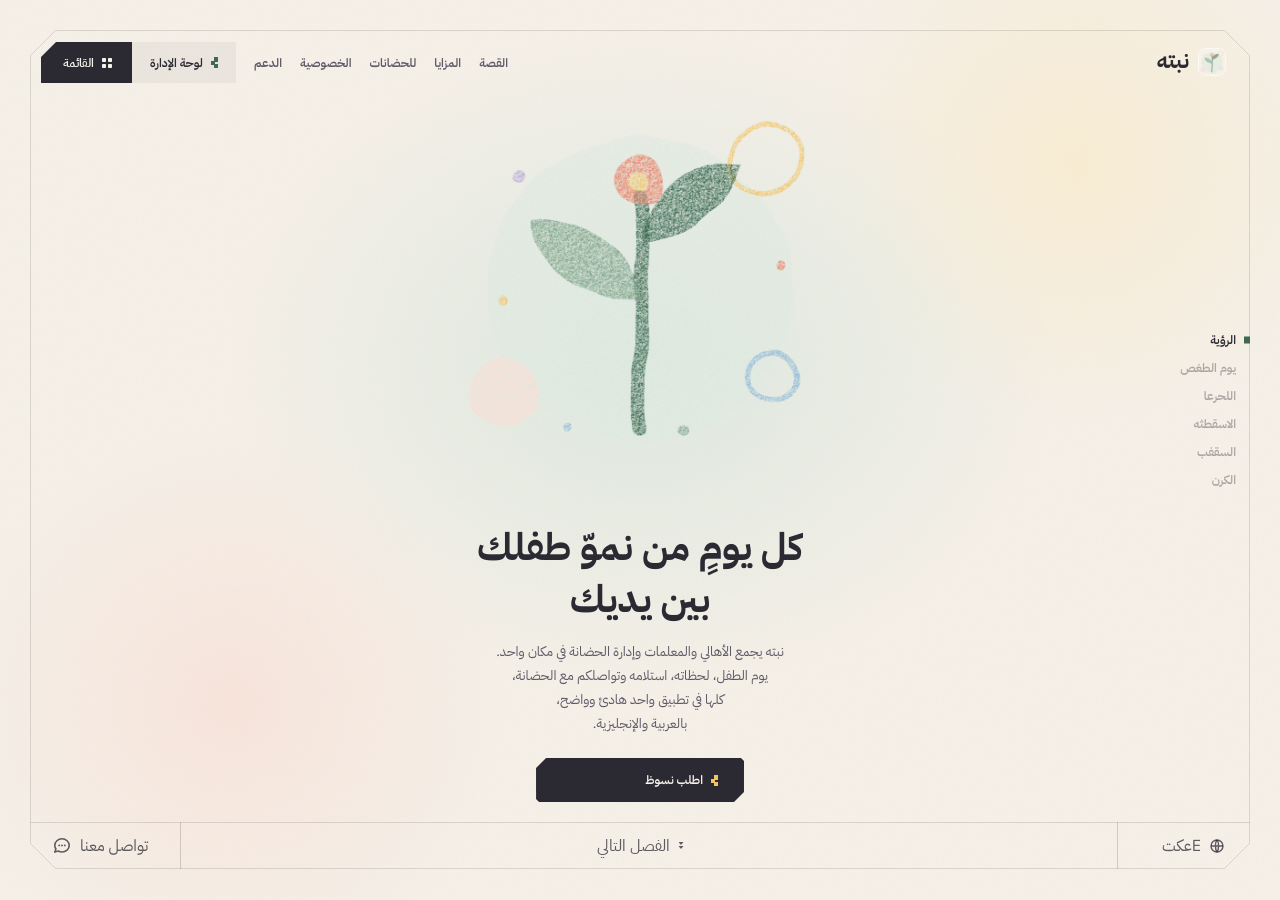
<file: index.html>
<!DOCTYPE html>
<html lang="ar" dir="rtl">
<head>
<meta charset="utf-8">
<meta name="viewport" content="width=device-width, initial-scale=1, viewport-fit=cover">
<title>نبته — كل يومٍ من نموّ طفلك… بين يديك</title>
<script>if(!matchMedia("(prefers-reduced-motion: reduce)").matches){document.documentElement.className="anim";setTimeout(function(){document.documentElement.classList.remove("anim")},3200);}</script>
<meta name="description" content="نبته يجمع الأهالي والمعلمات وإدارة الحضانة في مكان واحد: يوم الطفل، اللحظات، الاستلام والتواصل.">
<link rel="icon" href="assets/img/icon.png">
<style>
/* ---------- self-hosted faces (IBM Plex Sans Arabic, OFL — the app's own typeface) ---------- */
@font-face{font-family:'Plex';src:url(assets/fonts/plex-regular.ttf) format('truetype');font-weight:400;font-display:block}
@font-face{font-family:'Plex';src:url(assets/fonts/plex-medium.ttf) format('truetype');font-weight:500;font-display:block}
@font-face{font-family:'Plex';src:url(assets/fonts/plex-semibold.ttf) format('truetype');font-weight:600;font-display:block}
@font-face{font-family:'Plex';src:url(assets/fonts/plex-bold.ttf) format('truetype');font-weight:700;font-display:block}

/* ---------- reference unit: one pixel of the 1280x800 canvas, scaled to the viewport ---------- */
:root{
  --u: clamp(0.68px, min(100vw / 1280, 100vh / 800), 1.72px);
  --t: var(--u);
  --u: clamp(0.68px, min(100vw / 1280, 100dvh / 800), 1.72px);
  /* Nabtah tokens */
  --sand:#F6F1E9; --sand2:#EFE7DA; --paper:#FFFDF9; --ink:#2B2A33; --ink2:#5E5A68;
  --sage:#7FA38A; --sageD:#3F6A52; --sageL:#DDE9E0; --coral:#E9826B; --sun:#F2C265; --sky:#8FB8D8;
  --line: rgba(43,42,51,.14);
  --hair: max(1px, calc(1 * var(--u)));
  --nudge: 0px;
  --e-mask: cubic-bezier(.16,1,.3,1);
  --e-line: cubic-bezier(.65,0,.35,1);
  --e-soft: cubic-bezier(.22,.61,.36,1);
}
*{box-sizing:border-box}
html,body{height:100%}
body{margin:0;background:var(--sand);color:var(--ink);overflow:hidden;
  font-family:'Plex',-apple-system,'Geeza Pro',Arial,sans-serif;
  -webkit-font-smoothing:antialiased;-moz-osx-font-smoothing:grayscale;text-rendering:geometricPrecision}
.stage{position:fixed;inset:0;overflow:hidden}

/* ---------- the scene: warm paper with soft crayon light ---------- */
.bg{position:absolute;inset:0;will-change:transform;transform-origin:50% 50%;backface-visibility:hidden;
  background:
    radial-gradient(ellipse 46% 52% at 50% 40%, rgba(221,233,224,.95), rgba(221,233,224,0) 70%),
    radial-gradient(circle at 18% 78%, rgba(250,220,211,.55), rgba(250,220,211,0) 22%),
    radial-gradient(circle at 84% 18%, rgba(251,235,198,.6), rgba(251,235,198,0) 20%),
    var(--sand)}
/* paper grain */
.bg::after{content:"";position:absolute;inset:0;opacity:.35;mix-blend-mode:multiply;pointer-events:none;
  background-image:url("data:image/svg+xml,%3Csvg xmlns='http://www.w3.org/2000/svg' width='160' height='160'%3E%3Cfilter id='n'%3E%3CfeTurbulence type='fractalNoise' baseFrequency='.9' numOctaves='2' stitchTiles='stitch'/%3E%3CfeColorMatrix values='0 0 0 0 .55 0 0 0 0 .5 0 0 0 0 .45 0 0 0 .18 0'/%3E%3C/filter%3E%3Crect width='100%25' height='100%25' filter='url(%23n)'/%3E%3C/svg%3E")}

/* the subject sits where the photograph's subject sat: centred above the copy */
.subject{position:absolute;left:0;right:0;top:calc(64*var(--t));bottom:calc(376*var(--t));
  display:grid;place-items:center;container-type:size}
.scene{grid-area:1/1;display:grid;place-items:center;opacity:0;transition:opacity .9s ease;pointer-events:none}
.scene.on{opacity:1}

/* chapter one: the Nabtah plant, assembled from the app icon's own crayon layers, breathing */
.plant{position:relative;--s:min(calc(410*var(--t)), 112cqh, 92cqw);width:var(--s);height:var(--s);margin-top:calc(-24*var(--t))}
.plant img{position:absolute;inset:0;width:100%;height:100%;display:block}
.plant .halo{animation:breathe 7s ease-in-out infinite}
.plant .leaf-light{transform-origin:50% 62%;animation:swayL 6s ease-in-out infinite}
.plant .leaf-dark{transform-origin:50% 52%;animation:swayR 6.5s ease-in-out infinite}
.plant .flower{transform-origin:50% 34%;animation:nod 5s ease-in-out infinite}
.plant .dots{animation:float 9s ease-in-out infinite}
.plant .rings{animation:float 11s ease-in-out infinite reverse}
@keyframes breathe{50%{transform:scale(1.025)}}
@keyframes swayL{50%{transform:rotate(-2.2deg)}}
@keyframes swayR{50%{transform:rotate(2deg)}}
@keyframes nod{50%{transform:rotate(1.6deg) translateY(-0.6%)}}
@keyframes float{50%{transform:translateY(-1.2%)}}

/* the other chapters: the real app, on a phone */
.phone{--h:min(calc(350*var(--t)), 100cqh);height:var(--h);width:calc(var(--h)*1206/2622);padding:1.6%;border-radius:12% / 5.6%;
  background:#1c1c1e;box-shadow:0 calc(24*var(--t)) calc(60*var(--t)) rgba(43,42,51,.22), inset 0 0 0 1px rgba(255,255,255,.06)}
.phone video,.phone img{width:100%;height:100%;object-fit:cover;display:block;border-radius:10.6% / 4.9%;background:#f6f1e9}

/* ---------- frame: 30u inset, 1px hairline, 26u chamfer ---------- */
.frame{position:absolute;left:calc(30*var(--u));top:calc(30*var(--u));right:calc(30*var(--u));bottom:calc(31*var(--u))}
.ln{position:absolute;background:var(--line)}
.ln-t{left:calc(26*var(--u));right:calc(26*var(--u));top:0;height:var(--hair)}
.ln-b{left:calc(26*var(--u));right:calc(26*var(--u));bottom:0;height:var(--hair)}
.ln-l{top:calc(26*var(--u));bottom:calc(26*var(--u));left:0;width:var(--hair)}
.ln-r{top:calc(26*var(--u));bottom:calc(26*var(--u));right:0;width:var(--hair)}
.cn{position:absolute;width:calc(26*var(--u));height:calc(26*var(--u))}
.cn-tl{left:0;top:0;background:linear-gradient(to bottom right,transparent calc(50% - .65px),var(--line) calc(50% - .65px),var(--line) calc(50% + .65px),transparent calc(50% + .65px))}
.cn-br{right:0;bottom:0;background:linear-gradient(to bottom right,transparent calc(50% - .65px),var(--line) calc(50% - .65px),var(--line) calc(50% + .65px),transparent calc(50% + .65px))}
.cn-tr{right:0;top:0;background:linear-gradient(to bottom left,transparent calc(50% - .65px),var(--line) calc(50% - .65px),var(--line) calc(50% + .65px),transparent calc(50% + .65px))}
.cn-bl{left:0;bottom:0;background:linear-gradient(to bottom left,transparent calc(50% - .65px),var(--line) calc(50% - .65px),var(--line) calc(50% + .65px),transparent calc(50% + .65px))}

/* ---------- labels ---------- */
.lbl{font-family:'Plex',sans-serif;font-weight:600;font-size:calc(12*var(--t));line-height:1;white-space:nowrap}
.t{position:relative;top:var(--nudge);display:inline-block;text-align:right;white-space:pre}

/* ---------- masthead (mirrored: wordmark on the right, controls on the left) ---------- */
.logo{position:absolute;right:calc(24*var(--t));top:calc(18*var(--t));height:calc(28*var(--t));
  display:flex;align-items:center;gap:calc(9*var(--t));text-decoration:none;color:var(--ink)}
.logo .mark{display:flex;align-items:center;gap:calc(9*var(--t))}
.logo img{width:calc(28*var(--t));height:calc(28*var(--t));border-radius:calc(7*var(--t))}
.logo b{font-size:calc(22*var(--t));font-weight:700;line-height:1}
.masthead{position:absolute;left:calc(11*var(--t));top:calc(12*var(--t));height:calc(41*var(--t));display:flex;align-items:center}
.navset{display:contents}
.links{display:flex;align-items:center;gap:calc(18*var(--t));margin-left:calc(18*var(--t))}
.links a{color:var(--ink2);text-decoration:none;transition:color .25s ease}
.links a:hover{color:var(--ink)}
.pill{height:calc(41*var(--t));display:flex;align-items:center;text-decoration:none;position:relative;cursor:pointer;border:0;padding:0}
.pill .ico{flex:none;display:block}
.enter{padding:0 calc(18*var(--t));background:rgba(43,42,51,.05);
  -webkit-backdrop-filter:blur(calc(12*var(--t)));backdrop-filter:blur(calc(12*var(--t)));transition:background .3s ease}
.enter:hover{background:rgba(43,42,51,.09)}
.enter .ico{width:calc(7*var(--t));height:calc(11*var(--t));fill:var(--sageD)}
.enter span{color:var(--ink);margin-right:calc(8*var(--t))}
.menu{padding:0 calc(20*var(--t)) 0 calc(22*var(--t));background:var(--ink);
  clip-path:polygon(calc(15*var(--t)) 0, 100% 0, 100% 100%, 0 100%, 0 calc(15*var(--t)));transition:background .3s ease}
.menu .ico{width:calc(10*var(--t));height:calc(10*var(--t));fill:var(--sand)}
.menu span{color:var(--sand);margin-right:calc(8*var(--t))}

/* ---------- chapter rail (on the right, the reading start) ---------- */
.index{position:absolute;right:calc(14*var(--t));top:50%;transform:translateY(calc(-50% - 40*var(--t)));list-style:none;margin:0;padding:0}
.index li{height:calc(28*var(--t));display:flex;align-items:center;position:relative}
.index a{font-weight:600;font-size:calc(12*var(--t));line-height:1;text-decoration:none;white-space:nowrap;
  color:rgba(43,42,51,.36);transition:color .3s ease}
.index a:hover,.index .on a{color:var(--ink)}
.index .on::before{content:"";position:absolute;right:calc(-13.5*var(--t));top:50%;width:calc(6*var(--t));height:calc(7*var(--t));
  transform:translateY(-50%);background:var(--sageD)}

/* ---------- hero copy ---------- */
.hero{position:absolute;left:0;right:0;bottom:max(7.98%, calc(59*var(--t)));display:flex;flex-direction:column;align-items:center;text-align:center}
.headline{margin:0;font-weight:700;font-size:calc(38*var(--t));line-height:calc(48*var(--t));color:var(--ink)}
.blurb{margin:calc(12*var(--t)) 0 0;font-weight:400;font-size:calc(13.5*var(--t));line-height:calc(24*var(--t));
  color:var(--ink2);max-width:calc(560*var(--t))}
.cta{margin-top:calc(22*var(--t));position:relative;height:calc(44*var(--t));padding:0 calc(26*var(--t));
  display:flex;align-items:center;justify-content:center;text-decoration:none}
.cta-glass{position:absolute;inset:0;background:var(--ink);
  clip-path:polygon(calc(10*var(--t)) 0, calc(100% - 3*var(--t)) 0, 100% calc(3*var(--t)), 100% calc(100% - 10*var(--t)),
                    calc(100% - 10*var(--t)) 100%, calc(3*var(--t)) 100%, 0 calc(100% - 3*var(--t)), 0 calc(10*var(--t)));
  transition:background .3s ease}
.cta:hover .cta-glass{background:#3d3b47}
.cta-in{position:relative;display:flex;align-items:center}
.cta .ico{width:calc(7*var(--t));height:calc(11*var(--t));fill:var(--sun);flex:none}
.cta .t{margin-right:calc(8*var(--t));color:var(--sand)}
.hero .hrise{transition:transform .5s var(--e-mask)}
.hero .blurb{transition:opacity .4s ease, transform .4s ease}
.swapping .hrise{transform:translateY(112%)}
.swapping .blurb{opacity:0;transform:translateY(calc(7*var(--t)))}

/* ---------- dock ---------- */
.dock{position:absolute;left:0;right:0;bottom:0;height:calc(47*var(--t))}
.dock .rule{position:absolute;left:0;right:0;top:0;height:var(--hair);background:var(--line)}
.dock .div{position:absolute;top:0;bottom:0;width:var(--hair);background:rgba(43,42,51,.18)}
.dock .div-r{right:calc(132*var(--t))}
.dock .div-l{left:calc(150*var(--t))}
.dock a,.dock button{display:flex;align-items:center;text-decoration:none;background:none;border:0;padding:0;cursor:pointer;
  color:rgba(43,42,51,.75);transition:color .3s ease;font:inherit}
.dock a:hover,.dock button:hover{color:var(--ink)}
.lang{position:absolute;right:calc(26*var(--t));top:0;bottom:0}
.lang .ico{width:calc(14*var(--t));height:calc(14*var(--t));fill:none;stroke:currentColor;stroke-width:1.4;margin-left:calc(9*var(--t))}
.next{position:absolute;left:50%;transform:translateX(-50%);top:0;bottom:0}
.next .ico{width:calc(5*var(--t));height:calc(7*var(--t));fill:currentColor;margin-left:calc(9*var(--t))}
.talk{position:absolute;left:calc(24*var(--t));top:0;bottom:0}
.talk .ico{width:calc(16*var(--t));height:calc(15*var(--t));margin-right:calc(10*var(--t));fill:none;stroke:currentColor;stroke-width:1.6}

/* ================= ENTRANCE (same score as the reference; strokes mirrored for RTL) ================= */
@keyframes drawX{from{transform:scaleX(0)}to{transform:scaleX(1)}}
@keyframes drawY{from{transform:scaleY(0)}to{transform:scaleY(1)}}
@keyframes fadeIn{from{opacity:0}to{opacity:1}}
@keyframes maskUp{from{transform:translateY(112%)}to{transform:translateY(0)}}
@keyframes settle{from{opacity:0;transform:translateY(calc(7*var(--t)))}to{opacity:1;transform:none}}
@keyframes markIn{from{transform:translateY(-50%) scaleX(0)}to{transform:translateY(-50%) scaleX(1)}}
@keyframes settleC{from{opacity:0;transform:translate(-50%,calc(7*var(--t)))}to{opacity:1;transform:translateX(-50%)}}
@keyframes grow{from{opacity:0;transform:translateY(calc(16*var(--t))) scale(.96)}to{opacity:1;transform:none}}
.anim .ln-t{transform-origin:right center;animation:drawX .5s var(--e-line) .04s both}
.anim .ln-r{transform-origin:center top;animation:drawY .5s var(--e-line) .04s both}
.anim .ln-b{transform-origin:left center;animation:drawX .5s var(--e-line) .2s both}
.anim .ln-l{transform-origin:center bottom;animation:drawY .5s var(--e-line) .2s both}
.anim .cn{animation:fadeIn .3s linear .55s both}
.anim .logo{overflow:hidden}
.anim .logo .mark{animation:maskUp .8s var(--e-mask) .16s both}
.anim .enter{animation:settle .56s var(--e-soft) .3s both}
.anim .menu{animation:settle .56s var(--e-soft) .36s both}
.anim .links{animation:fadeIn .4s linear .34s both}
.headline .hrow{display:block;overflow:hidden;padding-bottom:calc(4*var(--t))}
.headline .hrise{display:block}
.anim .headline .hrise{animation:maskUp .9s var(--e-mask) both}
.anim .headline .hrow:first-child .hrise{animation-delay:.42s}
.anim .headline .hrow+.hrow .hrise{animation-delay:.52s}
.anim .subject{animation:grow 1.1s var(--e-mask) .1s both}
.anim .index{animation:fadeIn .45s linear .6s both}
.anim .index .on::before{animation:markIn .42s var(--e-soft) .64s both}
.anim .blurb{animation:settle .72s var(--e-soft) .7s both}
.anim .cta{animation:settle .62s var(--e-soft) .86s both}
.anim .dock .rule{transform-origin:right center;animation:drawX .52s var(--e-line) .92s both}
.anim .dock .div{transform-origin:center top;animation:drawY .36s var(--e-line) 1.06s both}
.anim .lang{animation:settle .52s var(--e-soft) .96s both}
.anim .next{animation:settleC .52s var(--e-soft) 1.02s both}
.anim .talk{animation:settle .52s var(--e-soft) 1.08s both}

/* ---------- a11y ---------- */
a:focus-visible,button:focus-visible{outline:calc(1.5*var(--t)) solid var(--sageD);outline-offset:calc(3*var(--t))}
@media (prefers-reduced-motion:reduce){*{transition:none!important;animation:none!important}}

/* ---------- tablet ---------- */
@media (max-width: 1152px){
  :root{
    --u: clamp(.8px, min(100vw / 1280, 100vh / 800), 1.1px);
    --u: clamp(.8px, min(100vw / 1280, 100dvh / 800), 1.1px);
    --t: max(var(--u), clamp(.9px, calc(.9px + (1152px - 100vw) * .00042), 1.12px));
  }
  .dock{display:flex;justify-content:space-between;align-items:stretch}
  .dock .div{display:none}
  .lang,.talk{position:static;height:auto}
  .lang{padding:0 min(calc(26*var(--t)),6vw) 0 min(calc(20*var(--t)),5vw);border-left:var(--hair) solid rgba(43,42,51,.18)}
  .talk{padding:0 min(calc(20*var(--t)),5vw) 0 min(calc(24*var(--t)),6vw);border-right:var(--hair) solid rgba(43,42,51,.18)}
  .index a{padding:calc(7*var(--t)) 0}
  .hero{padding-inline:calc(40*var(--t))}
}
@media (max-width: 1152px) and (max-aspect-ratio: 6/5){
  .index{top:30%}
  .plant{margin-top:0}
}

/* ---------- navigation collapse ---------- */
@media (max-width: 830px){
  .navset{display:flex;flex-direction:column;align-items:stretch;position:absolute;top:calc(52*var(--t));left:0;min-width:calc(200*var(--t));
    padding:calc(16*var(--t)) calc(20*var(--t)) calc(18*var(--t));gap:calc(4*var(--t));
    background:rgba(255,253,249,.88);-webkit-backdrop-filter:blur(calc(16*var(--t)));backdrop-filter:blur(calc(16*var(--t)));
    box-shadow:0 calc(12*var(--t)) calc(32*var(--t)) rgba(43,42,51,.12);
    clip-path:polygon(calc(15*var(--t)) 0, 100% 0, 100% calc(100% - 15*var(--t)), calc(100% - 15*var(--t)) 100%, 0 100%, 0 calc(15*var(--t)));
    opacity:0;visibility:hidden;transform:translateY(calc(-6*var(--t)));
    transition:opacity .34s ease, transform .34s var(--e-soft), visibility .34s;z-index:6}
  .nav-open .navset{opacity:1;visibility:visible;transform:none}
  .links{flex-direction:column;align-items:stretch;gap:0;margin-left:0}
  .links a{padding:calc(10*var(--t)) 0}
  .navset .enter{margin-top:calc(10*var(--t));height:calc(40*var(--t));background:var(--sand2)}
}

/* ---------- mobile ---------- */
@media (max-width: 548px){
  :root{
    --u: clamp(.62px, min(100vw / 500, 100vh / 820), 1.1px);
    --u: clamp(.62px, min(100vw / 500, 100dvh / 820), 1.1px);
    --t: clamp(1.06px, calc(100vw / 489), 1.12px);
  }
  .frame{left:calc(18*var(--u));right:calc(18*var(--u));top:calc(18*var(--u));bottom:calc(18*var(--u))}
  .logo{right:calc(16*var(--t))}
  .masthead{left:calc(9*var(--t))}
  .index{top:calc(66*var(--t));transform:none;right:calc(18*var(--t));display:flex;gap:calc(14*var(--t));flex-wrap:wrap;left:calc(14*var(--t))}
  .index li{height:calc(24*var(--t))}
  .index .on::before{display:none}
  .index .on a{color:var(--sageD)}
  .subject{top:calc(126*var(--t));bottom:calc(330*var(--t))}
  .plant{margin:0}
  .hero{bottom:max(9%, calc(62*var(--t)));padding-inline:calc(20*var(--t))}
  .headline{font-size:calc(30*var(--t));line-height:calc(40*var(--t));text-wrap:balance}
  .blurb{font-size:calc(13*var(--t))}
  .blurb br{display:none}
  .next{display:none}
}
@media (max-height: 600px){ .blurb{display:none} .subject{bottom:calc(210*var(--t))} }
</style>
</head>
<body>
<div class="stage">
  <div class="bg" aria-hidden="true"></div>

  <div class="subject" role="img" aria-label="نبتة نبته المرسومة بالطباشير، ثم لقطات حقيقية من التطبيق">
    <div class="scene on" data-chapter="vision">
      <div class="plant" aria-hidden="true">
        <img class="halo" src="assets/img/halo.png" alt=""><img class="blush" src="assets/img/blush.png" alt="">
        <img class="rings" src="assets/img/rings.png" alt=""><img class="dots" src="assets/img/dots.png" alt="">
        <img class="stem" src="assets/img/stem.png" alt=""><img class="leaf-light" src="assets/img/leaf-light.png" alt="">
        <img class="leaf-dark" src="assets/img/leaf-dark.png" alt=""><img class="flower" src="assets/img/flower.png" alt="">
      </div>
    </div>
    <div class="scene" data-chapter="day"><div class="phone"><video data-src="assets/video/day.mp4" poster="assets/img/day-poster.jpg" muted loop playsinline preload="none" aria-hidden="true"></video></div></div>
    <div class="scene" data-chapter="moments"><div class="phone"><video data-src="assets/video/moments.mp4" muted loop playsinline preload="none" aria-hidden="true"></video></div></div>
    <div class="scene" data-chapter="pickup"><div class="phone"><video data-src="assets/video/pickup.mp4" muted loop playsinline preload="none" aria-hidden="true"></video></div></div>
    <div class="scene" data-chapter="messages"><div class="phone"><img src="assets/img/messages.jpg" alt="" loading="lazy"></div></div>
    <div class="scene" data-chapter="admin"><div class="phone"><img src="assets/img/admin.jpg" alt="" loading="lazy"></div></div>
  </div>

  <div class="frame">
    <span class="ln ln-t"></span><span class="ln ln-b"></span>
    <span class="ln ln-l"></span><span class="ln ln-r"></span>
    <span class="cn cn-tl"></span><span class="cn cn-tr"></span>
    <span class="cn cn-bl"></span><span class="cn cn-br"></span>

    <a class="logo" href="#" aria-label="نبته — الرئيسية"><span class="mark"><img src="assets/img/icon.png" alt=""><b>نبته</b></span></a>

    <nav class="masthead" aria-label="الرئيسية">
      <div class="navset" id="navset">
        <div class="links lbl">
          <a href="#vision" data-go="vision"><span class="t">القصة</span></a><a href="#day" data-go="day"><span class="t">المزايا</span></a><a href="#admin" data-go="admin"><span class="t">للحضانات</span></a><a href="privacy/"><span class="t">الخصوصية</span></a><a href="support/"><span class="t">الدعم</span></a>
        </div>
        <a class="pill enter lbl" href="admin/">
          <svg class="ico" viewBox="0 0 7 11" aria-hidden="true"><rect x="3" y="0" width="4" height="5"/><rect x="0" y="4" width="4" height="4"/><rect x="3" y="7" width="4" height="4"/></svg>
          <span class="t">لوحة الإدارة</span>
        </a>
      </div>
      <button class="pill menu lbl" type="button" aria-expanded="false" aria-controls="navset">
        <svg class="ico" viewBox="0 0 10 10" aria-hidden="true"><rect x="0" y="0" width="4" height="4" rx=".8"/><rect x="6" y="0" width="4" height="4" rx=".8"/><rect x="0" y="6" width="4" height="4" rx=".8"/><rect x="6" y="6" width="4" height="4" rx=".8"/></svg>
        <span class="t">القائمة</span>
      </button>
    </nav>

    <ul class="index" aria-label="الفصول">
      <li class="on"><a href="#vision" aria-current="true"><span class="t">الرؤية</span></a></li>
      <li><a href="#day"><span class="t">يوم الطفل</span></a></li>
      <li><a href="#moments"><span class="t">اللحظات</span></a></li>
      <li><a href="#pickup"><span class="t">الاستلام</span></a></li>
      <li><a href="#messages"><span class="t">التواصل</span></a></li>
      <li><a href="#admin"><span class="t">الإدارة</span></a></li>
    </ul>

    <div class="hero">
      <h1 class="headline"><span class="hrow"><span class="hrise">كل يومٍ من نموّ طفلك</span></span><span class="hrow"><span class="hrise">بين يديك</span></span></h1>
      <p class="blurb">نبته يجمع الأهالي والمعلمات وإدارة الحضانة في مكان واحد.<br>
        يوم الطفل، لحظاته، استلامه وتواصلكم مع الحضانة،<br>
        كلها في تطبيق واحد هادئ وواضح،<br>
        بالعربية والإنجليزية.</p>
      <a class="cta lbl" href="support/">
        <span class="cta-glass"></span>
        <span class="cta-in">
          <svg class="ico" viewBox="0 0 7 11" aria-hidden="true"><rect x="3" y="0" width="4" height="5"/><rect x="0" y="4" width="4" height="4"/><rect x="3" y="7" width="4" height="4"/></svg>
          <span class="t">اطلب نسخة تجريبية لحضانتك</span>
        </span>
      </a>
    </div>

    <div class="dock">
      <span class="rule"></span><span class="div div-r"></span><span class="div div-l"></span>
      <a class="lang lbl" href="#" lang="en">
        <svg class="ico" viewBox="0 0 14 14" aria-hidden="true"><circle cx="7" cy="7" r="6"/><path d="M1 7h12M7 1c2 2 2 10 0 12M7 1c-2 2-2 10 0 12"/></svg>
        <span class="t">English</span>
      </a>
      <button class="next lbl" type="button">
        <svg class="ico" viewBox="0 0 5 7" aria-hidden="true"><path d="M0 0 H5 L2.5 3 Z"/><path d="M0 4 H5 L2.5 7 Z"/></svg>
        <span class="t">الفصل التالي</span>
      </button>
      <a class="talk lbl" href="mailto:nabtahsupport@gmail.com">
        <span class="t">تواصل معنا</span>
        <svg class="ico" viewBox="0 0 16 15" aria-hidden="true">
          <path d="M8 .8 C12 .8 15.2 3.8 15.2 7.4 C15.2 11 12 14 8 14 C6.6 14 5.3 13.6 4.2 13 L.9 13.9 L1.9 10.9 C1.2 9.9 .8 8.7 .8 7.4 C.8 3.8 4 .8 8 .8 Z"/>
          <g fill="currentColor" stroke="none"><circle cx="5.2" cy="7.4" r=".95"/><circle cx="8" cy="7.4" r=".95"/><circle cx="10.8" cy="7.4" r=".95"/></g>
        </svg>
      </a>
    </div>
  </div>
</div>

<script>
(function(){
  "use strict";
  var RM = window.matchMedia && matchMedia('(prefers-reduced-motion: reduce)').matches;
  var CH = 'ابتثجحخدذرزسشصضطظعغفقكلمنهوي';
  var DUR = 400;

  /* 1. DECODE LABELS — each label resolves in reading order in 400 ms, a band of random letters ahead of it */
  var labels = [].slice.call(document.querySelectorAll('.t'));
  labels.forEach(function(el){ el.dataset.text = el.textContent; });
  function reserve(){
    var w = [];
    labels.forEach(function(el){ el.style.width = ''; });
    labels.forEach(function(el){ w.push(el.getBoundingClientRect().width); });
    labels.forEach(function(el,i){ el.style.width = (Math.ceil(w[i]*100)/100) + 'px'; });
  }
  function settle(el){
    if (el._raf){ cancelAnimationFrame(el._raf); el._raf = 0; }
    if (el._t){ clearTimeout(el._t); el._t = 0; }
    el.textContent = el.dataset.text;
  }
  function decode(el, dur){
    var text = el.dataset.text, n = text.length;
    if (RM){ settle(el); return; }
    settle(el);
    var D = dur || DUR, t0 = performance.now(), lastRoll = 0, rand = new Array(n);
    function roll(){ for (var i=0;i<n;i++) rand[i] = CH.charAt((Math.random()*CH.length)|0); }
    roll();
    function step(now){
      var p = Math.min(1, (now - t0) / D), front = p * n, out = '', i;
      if (now - lastRoll > 45){ roll(); lastRoll = now; }
      for (i = 0; i < n; i++){
        var c = text.charAt(i);
        if (i < front) out += c;
        else if (i < front + 3.6) out += (c === ' ' ? ' ' : rand[i]);
        else break;
      }
      el.textContent = out;
      if (p < 1) el._raf = requestAnimationFrame(step); else settle(el);
    }
    el._raf = requestAnimationFrame(step);
    el._t = setTimeout(function(){ settle(el); }, D + 500);
  }
  [].forEach.call(document.querySelectorAll('a, button'), function(el){
    var t = el.querySelector('.t');
    if (t) el.addEventListener('pointerenter', function(){ decode(t); });
  });

  /* 2. SCENE PARALLAX — the scene and its subject drift against the pointer on a long ease */
  var bg = document.querySelector('.bg'), subject = document.querySelector('.subject');
  var tx = 0, ty = 0, cx = 0, cy = 0, running = false;
  function tick(){
    cx += (tx - cx) * 0.045; cy += (ty - cy) * 0.045;
    var w = innerWidth, h = innerHeight, dx = -cx * w * 0.0156, dy = -cy * h * 0.015;
    var sc = 1 + 2 * Math.max(Math.abs(dx) / w, Math.abs(dy) / h) + 0.014 * Math.max(0, cy);
    bg.style.transform = 'translate3d(' + dx.toFixed(2) + 'px,' + dy.toFixed(2) + 'px,0) scale(' + sc.toFixed(4) + ')';
    subject.style.transform = 'translate3d(' + (dx * 0.55).toFixed(2) + 'px,' + (dy * 0.55).toFixed(2) + 'px,0)';
    if (Math.abs(tx - cx) < 0.0004 && Math.abs(ty - cy) < 0.0004){ running = false; return; }
    requestAnimationFrame(tick);
  }
  function wake(){ if (!running && !RM){ running = true; requestAnimationFrame(tick); } }
  addEventListener('pointermove', function(e){
    if (e.pointerType === 'touch') return;
    tx = (e.clientX / innerWidth) * 2 - 1; ty = (e.clientY / innerHeight) * 2 - 1; wake();
  }, {passive:true});
  document.addEventListener('pointerleave', function(){ tx = 0; ty = 0; wake(); });

  /* 3. CHAPTERS — each has its own scene and copy; a newer choice always wins */
  var COPY = {
    vision: [['كل يومٍ من نموّ طفلك', 'بين يديك'],
      ['نبته يجمع الأهالي والمعلمات وإدارة الحضانة في مكان واحد.', 'يوم الطفل، لحظاته، استلامه وتواصلكم مع الحضانة،', 'كلها في تطبيق واحد هادئ وواضح،', 'بالعربية والإنجليزية.']],
    day: [['يومه معك،', 'لحظة بلحظة'],
      ['الوصول، الفطور، النشاط، القيلولة والمزاج.', 'كل ما تسجّله المعلمة يصل لولي الأمر فورًا،', 'في صفحة واحدة مرتبة بالوقت،', 'مع تنبيه صحي إن احتاج طفلك عناية خاصة.']],
    moments: [['لحظاته الصغيرة،', 'أول بأول'],
      ['صور ومقاطع من الفصل بعرض كامل،', 'تسحبها مثل التطبيقات التي تعرفها،', 'خاصة بأسرة الطفل وحدها،', 'وتحفظ ما تحب منها في ألبومك.']],
    pickup: [['وصلت؟', 'طفلك يتجهّز'],
      ['يضغط ولي الأمر «أنا وصلت» فتعرف المعلمة فورًا،', 'ويتابع تجهيز طفله على شاشة القفل والجزيرة التفاعلية،', 'ولا يُسجَّل الاستلام إلا بمسح رمز البوابة.', 'تعرف أكثر، تسأل أقل.']],
    messages: [['تواصل هادئ،', 'في وقته'],
      ['رسائل مباشرة مع المعلمة والإدارة،', 'ومحادثة الفصل، وإعلانات الحضانة وفعالياتها،', 'مع ساعات تواصل تحترم وقت الجميع،', 'وإشعارات فورية لما يهمك فقط.']],
    admin: [['حضانتك كاملة،', 'من شاشة واحدة'],
      ['استيراد مئات الأطفال من ملف Excel،', 'وتسجيل أرقام الأهالي والمعلمات ليدخلوا مباشرة،', 'والحضور والتقارير والمالية والإعلانات،', 'من الجوال أو من لوحة الإدارة على اللابتوب.']]
  };
  var ORDER = ['vision','day','moments','pickup','messages','admin'];
  var hero = document.querySelector('.hero');
  var rises = [].slice.call(hero.querySelectorAll('.hrise'));
  var blurb = hero.querySelector('.blurb');
  var scenes = [].slice.call(document.querySelectorAll('.scene'));
  var chapter = 'vision', swapT = 0;

  function showScene(s){
    var v = s.querySelector('video');
    function go(){
      if (s.dataset.chapter !== chapter) return;
      if (v){ try { v.currentTime = 0; } catch(err){} var pr = v.play(); if (pr && pr.catch) pr.catch(function(){}); }
      scenes.forEach(function(o){
        if (o === s){ o.classList.add('on'); return; }
        if (!o.classList.contains('on')) return;
        o.classList.remove('on');
        var ov = o.querySelector('video');
        if (ov) setTimeout(function(){ if (!o.classList.contains('on')) ov.pause(); }, 950);
      });
    }
    if (!v) return go();
    if (!v.getAttribute('src')){ v.preload = 'auto'; v.src = v.dataset.src; v.load(); }
    if (v.readyState >= 3) go(); else v.addEventListener('canplay', go, { once: true });
  }
  function setRail(id){
    [].forEach.call(document.querySelectorAll('.index a'), function(a){
      var on = a.getAttribute('href').slice(1) === id;
      a.parentNode.classList.toggle('on', on);
      if (on){ a.setAttribute('aria-current','true'); decode(a.querySelector('.t')); } else a.removeAttribute('aria-current');
    });
  }
  function showChapter(id){
    if (!COPY[id] || id === chapter) return;
    chapter = id; setRail(id);
    scenes.forEach(function(s){ if (s.dataset.chapter === id) showScene(s); });
    var c = COPY[id];
    clearTimeout(swapT);
    hero.classList.add('swapping');
    swapT = setTimeout(function(){
      rises[0].textContent = c[0][0]; rises[1].textContent = c[0][1];
      blurb.textContent = '';
      c[1].forEach(function(line, i){ if (i) blurb.appendChild(document.createElement('br')); blurb.appendChild(document.createTextNode(line)); });
      void hero.offsetWidth;
      hero.classList.remove('swapping');
    }, RM ? 0 : 500);
  }
  [].forEach.call(document.querySelectorAll('.index a, [data-go]'), function(a){
    a.addEventListener('click', function(e){
      e.preventDefault();
      showChapter(a.dataset.go || a.getAttribute('href').slice(1));
    });
  });
  document.querySelector('.next').addEventListener('click', function(){
    showChapter(ORDER[(ORDER.indexOf(chapter) + 1) % ORDER.length]);
  });
  addEventListener('keydown', function(e){
    if (e.target.closest && e.target.closest('input,textarea')) return;
    var i = ORDER.indexOf(chapter);
    if (e.key === 'ArrowDown' || e.key === 'PageDown') showChapter(ORDER[Math.min(ORDER.length - 1, i + 1)]);
    if (e.key === 'ArrowUp' || e.key === 'PageUp') showChapter(ORDER[Math.max(0, i - 1)]);
  });
  /* one wheel or swipe gesture moves one chapter */
  var wheelLock = 0;
  addEventListener('wheel', function(e){
    var now = Date.now(); if (now < wheelLock || Math.abs(e.deltaY) < 12) return;
    wheelLock = now + 900;
    var i = ORDER.indexOf(chapter);
    showChapter(ORDER[e.deltaY > 0 ? Math.min(ORDER.length - 1, i + 1) : Math.max(0, i - 1)]);
  }, {passive:true});
  var y0 = null;
  addEventListener('touchstart', function(e){ y0 = e.touches[0].clientY; }, {passive:true});
  addEventListener('touchend', function(e){
    if (y0 === null) return; var d = y0 - e.changedTouches[0].clientY; y0 = null;
    if (Math.abs(d) < 50) return;
    var i = ORDER.indexOf(chapter);
    showChapter(ORDER[d > 0 ? Math.min(ORDER.length - 1, i + 1) : Math.max(0, i - 1)]);
  }, {passive:true});

  /* 4. MENU — the same nav set becomes a panel at 830px and below */
  var menu = document.querySelector('.menu'), navset = document.getElementById('navset'), menuLabel = menu.querySelector('.t'), root = document.documentElement;
  function setMenu(open){
    root.classList.toggle('nav-open', open);
    menu.setAttribute('aria-expanded', String(open));
    menuLabel.dataset.text = open ? 'إغلاق' : 'القائمة';
    decode(menuLabel);
    if (open) requestAnimationFrame(function(){ var f = navset.querySelector('a'); if (f) try { f.focus(); } catch(err){} });
  }
  menu.addEventListener('click', function(e){ e.stopPropagation(); setMenu(!root.classList.contains('nav-open')); });
  navset.addEventListener('click', function(e){ if (e.target.closest('a')) setMenu(false); });
  document.addEventListener('keydown', function(e){ if (e.key === 'Escape' && root.classList.contains('nav-open')){ setMenu(false); menu.focus(); } });
  document.addEventListener('click', function(e){ if (root.classList.contains('nav-open') && !navset.contains(e.target) && e.target !== menu) setMenu(false); });
  addEventListener('resize', function(){ if (innerWidth > 830 && root.classList.contains('nav-open')) setMenu(false); });

  /* 5. BOOT */
  function boot(){
    reserve();
    if (RM) return;
    function at(sel, t0, step){ [].slice.call(document.querySelectorAll(sel)).forEach(function(el, i){ setTimeout(function(){ decode(el); }, t0 + i * (step || 0)); }); }
    at('.enter .t', 330); at('.menu .t', 390); at('.links a .t', 360, 45);
    at('.index li.on .t', 660); at('.index li:not(.on) .t', 720, 55);
    at('.cta .t', 900); at('.dock .t', 1000, 60);
    setTimeout(function(){ document.documentElement.classList.remove('anim'); }, 2200);
    setTimeout(function(){ labels.forEach(settle); }, 2600);
  }
  if (document.fonts && document.fonts.ready) document.fonts.ready.then(boot); else addEventListener('load', boot);
  var rt; addEventListener('resize', function(){ clearTimeout(rt); rt = setTimeout(reserve, 160); });
})();
</script>
</body>
</html>
</file>
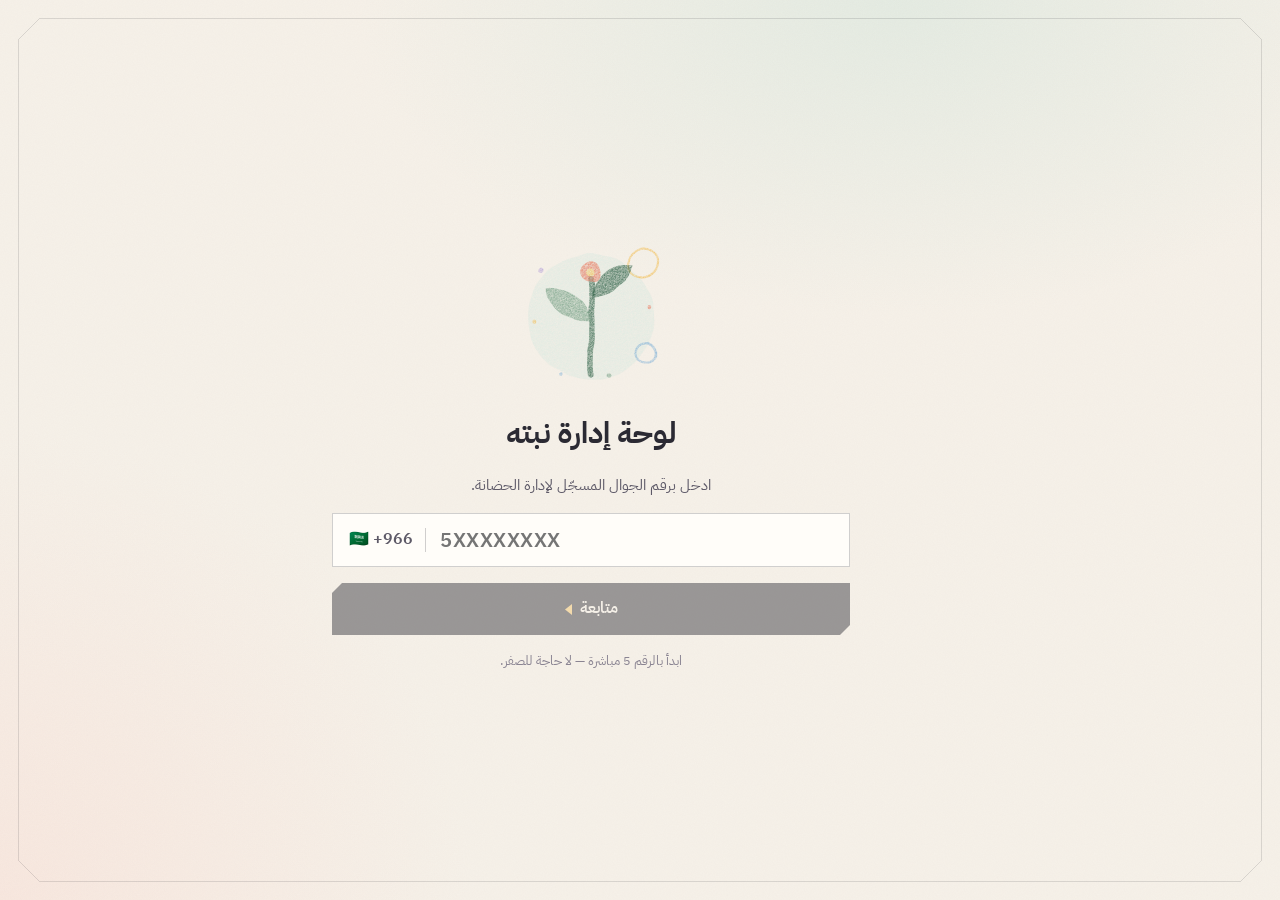
<file: admin/index.html>
<!doctype html>
<html lang="ar" dir="rtl">
<head>
  <meta charset="UTF-8" />
  <meta name="viewport" content="width=device-width, initial-scale=1, viewport-fit=cover" />
  <meta name="robots" content="noindex" />
  <title>نبته · لوحة الإدارة</title>
  
  
  <link rel="icon" href="icon.png" />
  <script type="module" crossorigin src="/admin/assets/index-CUQHBx3w.js"></script>
  <link rel="stylesheet" crossorigin href="/admin/assets/index-C6pmsV6S.css">
</head>
<body><div id="root"></div></body>
</html>
</file>
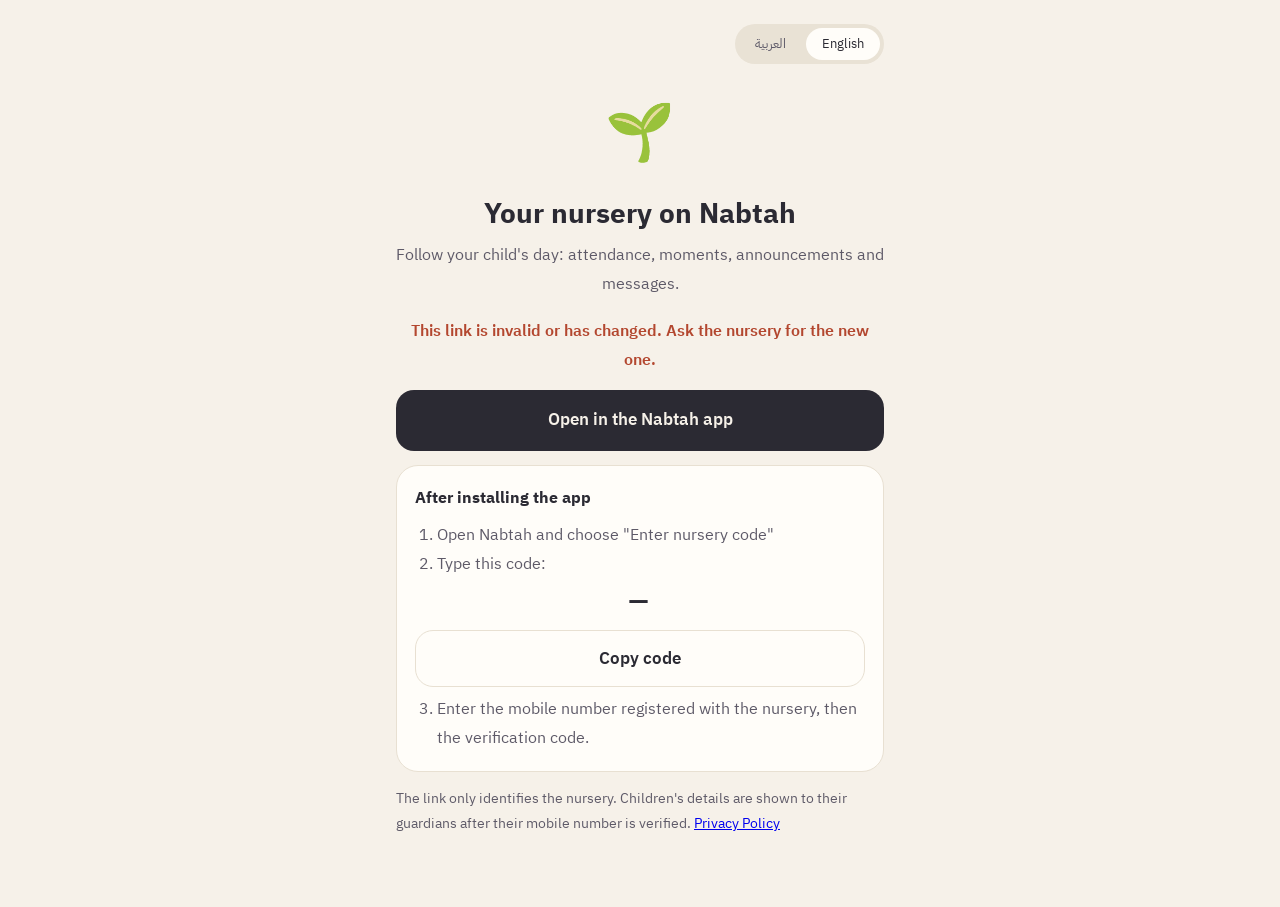
<file: join/index.html>
<!doctype html>
<html lang="ar" dir="rtl">
<head>
<meta charset="utf-8">
<meta name="viewport" content="width=device-width, initial-scale=1">
<title>نبته · Nabtah — الانضمام للحضانة</title>
<link rel="preconnect" href="https://fonts.googleapis.com">
<link href="https://fonts.googleapis.com/css2?family=IBM+Plex+Sans+Arabic:wght@400;600;700&family=IBM+Plex+Sans:wght@400;600;700&display=swap" rel="stylesheet">
<style>
  :root { --bg:#F6F1E9; --card:#FFFDF9; --ink:#2B2A33; --ink2:#5E5A68; --line:#E8E0D2; --sage:#3F6B55; --sageL:#DDEBE2; --chip:#E9E2D5; }
  @media (prefers-color-scheme: dark) { :root { --bg:#1E1C1A; --card:#2A2724; --ink:#F2EEE8; --ink2:#C9C2B8; --line:#3A3530; --sage:#8DB9A0; --sageL:#27352D; --chip:#3A3530; } }
  * { box-sizing: border-box; }
  body { margin:0; background:var(--bg); color:var(--ink); font-family:"IBM Plex Sans Arabic","IBM Plex Sans",-apple-system,Tahoma,sans-serif; line-height:1.8; }
  main { max-width:520px; margin:0 auto; padding:24px 16px 56px; }
  .top { display:flex; justify-content:flex-end; }
  .switch { display:inline-flex; background:var(--chip); border-radius:999px; padding:4px; gap:4px; }
  .switch button { border:0; background:transparent; color:var(--ink2); font:600 14px inherit; font-family:inherit; padding:6px 16px; border-radius:999px; cursor:pointer; }
  .switch button[aria-pressed="true"] { background:var(--card); color:var(--ink); }
  .leaf { font-size:56px; text-align:center; margin-top:18px; }
  h1 { text-align:center; font-size:28px; margin:6px 0 2px; }
  .sub { text-align:center; color:var(--ink2); margin:0 0 18px; }
  .card { background:var(--card); border:1px solid var(--line); border-radius:22px; padding:18px; margin-top:14px; }
  .code { font:700 30px ui-monospace,SFMono-Regular,Menlo,monospace; letter-spacing:3px; text-align:center; direction:ltr; margin:6px 0; }
  .btn { display:block; width:100%; text-align:center; text-decoration:none; font-weight:600; font-size:17px; border-radius:18px; padding:15px; margin-top:12px; border:0; cursor:pointer; font-family:inherit; }
  .primary { background:var(--ink); color:var(--bg); }
  .secondary { background:transparent; color:var(--ink); border:1.5px solid var(--line); }
  ol { padding-inline-start:22px; color:var(--ink2); margin:8px 0 0; }
  .muted { color:var(--ink2); font-size:14px; }
  .error { color:#B3472F; font-weight:600; text-align:center; }
  .js [data-lang]:not(.active) { display:none; }
</style>
<script>
  document.documentElement.classList.add('js');
  const SUPABASE = 'https://ocwyhcfdxelktrxmougx.supabase.co';
  const KEY = 'sb_publishable_Fv4L57e9GHyfHW29NDIIsg_-PU4gIHo';   // public key; the lookup returns only the school's name
  const APP_STORE = '';                                             // App Store link once the app is live
  const params = new URLSearchParams(location.search);
  const raw = (params.get('c') || '').toUpperCase().replace(/[^A-Z0-9]/g, '');
  const code = raw.length === 8 ? raw.slice(0, 4) + '-' + raw.slice(4) : '';

  function pickLanguage() {
    const q = params.get('lang');
    if (q === 'en' || q === 'ar') return q;
    try { const s = localStorage.getItem('nabta-lang'); if (s === 'ar' || s === 'en') return s; } catch (e) {}
    return (navigator.language || 'ar').toLowerCase().startsWith('ar') ? 'ar' : 'en';
  }
  function setLanguage(lang, remember) {
    document.documentElement.lang = lang;
    document.documentElement.dir = lang === 'ar' ? 'rtl' : 'ltr';
    document.querySelectorAll('[data-lang]').forEach(e => e.classList.toggle('active', e.dataset.lang === lang));
    document.querySelectorAll('.switch button').forEach(b => b.setAttribute('aria-pressed', String(b.dataset.set === lang)));
    if (remember) { try { localStorage.setItem('nabta-lang', lang); } catch (e) {} }
  }
  addEventListener('DOMContentLoaded', async () => {
    setLanguage(pickLanguage(), false);
    document.querySelectorAll('.switch button').forEach(b => b.addEventListener('click', () => setLanguage(b.dataset.set, true)));
    document.querySelectorAll('.code').forEach(e => e.textContent = code || '—');
    document.querySelectorAll('.open-app').forEach(a => a.href = 'nabta://join?school=' + encodeURIComponent(code));
    document.querySelectorAll('.store').forEach(a => { if (APP_STORE) a.href = APP_STORE; else a.remove(); });
    document.querySelectorAll('.copy').forEach(b => b.addEventListener('click', async () => {
      try { await navigator.clipboard.writeText(code); b.dataset.done = '1'; b.textContent = b.dataset.copied; } catch (e) {}
    }));
    if (!code) { document.querySelectorAll('.bad').forEach(e => e.hidden = false); return; }
    try {
      const r = await fetch(SUPABASE + '/rest/v1/rpc/kg_school_by_code', {
        method: 'POST', headers: { apikey: KEY, 'Content-Type': 'application/json' }, body: JSON.stringify({ p_code: code })
      });
      const rows = await r.json();
      if (Array.isArray(rows) && rows.length) {
        document.querySelectorAll('.school').forEach(e => e.textContent = rows[0].school_name);
      } else {
        document.querySelectorAll('.bad').forEach(e => e.hidden = false);
      }
    } catch (e) { /* offline: the code still works in the app */ }
  });
</script>
</head>
<body>
<main>
  <div class="top"><div class="switch" role="group" aria-label="Language / اللغة">
    <button type="button" data-set="ar" aria-pressed="true">العربية</button><button type="button" data-set="en" aria-pressed="false">English</button>
  </div></div>
  <div class="leaf" aria-hidden="true">🌱</div>

  <section data-lang="ar" class="active" lang="ar" dir="rtl">
    <h1 class="school">حضانتك على نبته</h1>
    <p class="sub">تابع يوم طفلك: الحضور، اللحظات، الإعلانات والرسائل.</p>
    <p class="error bad" hidden>الرابط غير صحيح أو تغيّر. اطلب الرابط الجديد من الحضانة.</p>
    <a class="btn primary open-app" href="#">افتح في تطبيق نبته</a>
    <a class="btn secondary store" href="#">حمّل نبته من App Store</a>
    <div class="card">
      <strong>بعد تحميل التطبيق</strong>
      <ol>
        <li>افتح نبته واختر «إدخال رمز الحضانة»</li>
        <li>اكتب هذا الرمز:</li>
      </ol>
      <div class="code">—</div>
      <button class="btn secondary copy" data-copied="تم النسخ ✓">نسخ الرمز</button>
      <ol start="3"><li>أدخل رقم جوالك المسجّل عند الحضانة، ثم رمز التحقق.</li></ol>
    </div>
    <p class="muted">الرابط يعرّف الحضانة فقط. بيانات الأطفال تظهر لأولياء أمورهم بعد التحقق من رقم الجوال. <a href="/privacy/?lang=ar">سياسة الخصوصية</a></p>
  </section>

  <section data-lang="en" lang="en" dir="ltr">
    <h1 class="school">Your nursery on Nabtah</h1>
    <p class="sub">Follow your child's day: attendance, moments, announcements and messages.</p>
    <p class="error bad" hidden>This link is invalid or has changed. Ask the nursery for the new one.</p>
    <a class="btn primary open-app" href="#">Open in the Nabtah app</a>
    <a class="btn secondary store" href="#">Get Nabtah on the App Store</a>
    <div class="card">
      <strong>After installing the app</strong>
      <ol>
        <li>Open Nabtah and choose "Enter nursery code"</li>
        <li>Type this code:</li>
      </ol>
      <div class="code">—</div>
      <button class="btn secondary copy" data-copied="Copied ✓">Copy code</button>
      <ol start="3"><li>Enter the mobile number registered with the nursery, then the verification code.</li></ol>
    </div>
    <p class="muted">The link only identifies the nursery. Children's details are shown to their guardians after their mobile number is verified. <a href="/privacy/?lang=en">Privacy Policy</a></p>
  </section>
</main>
</body>
</html>
</file>
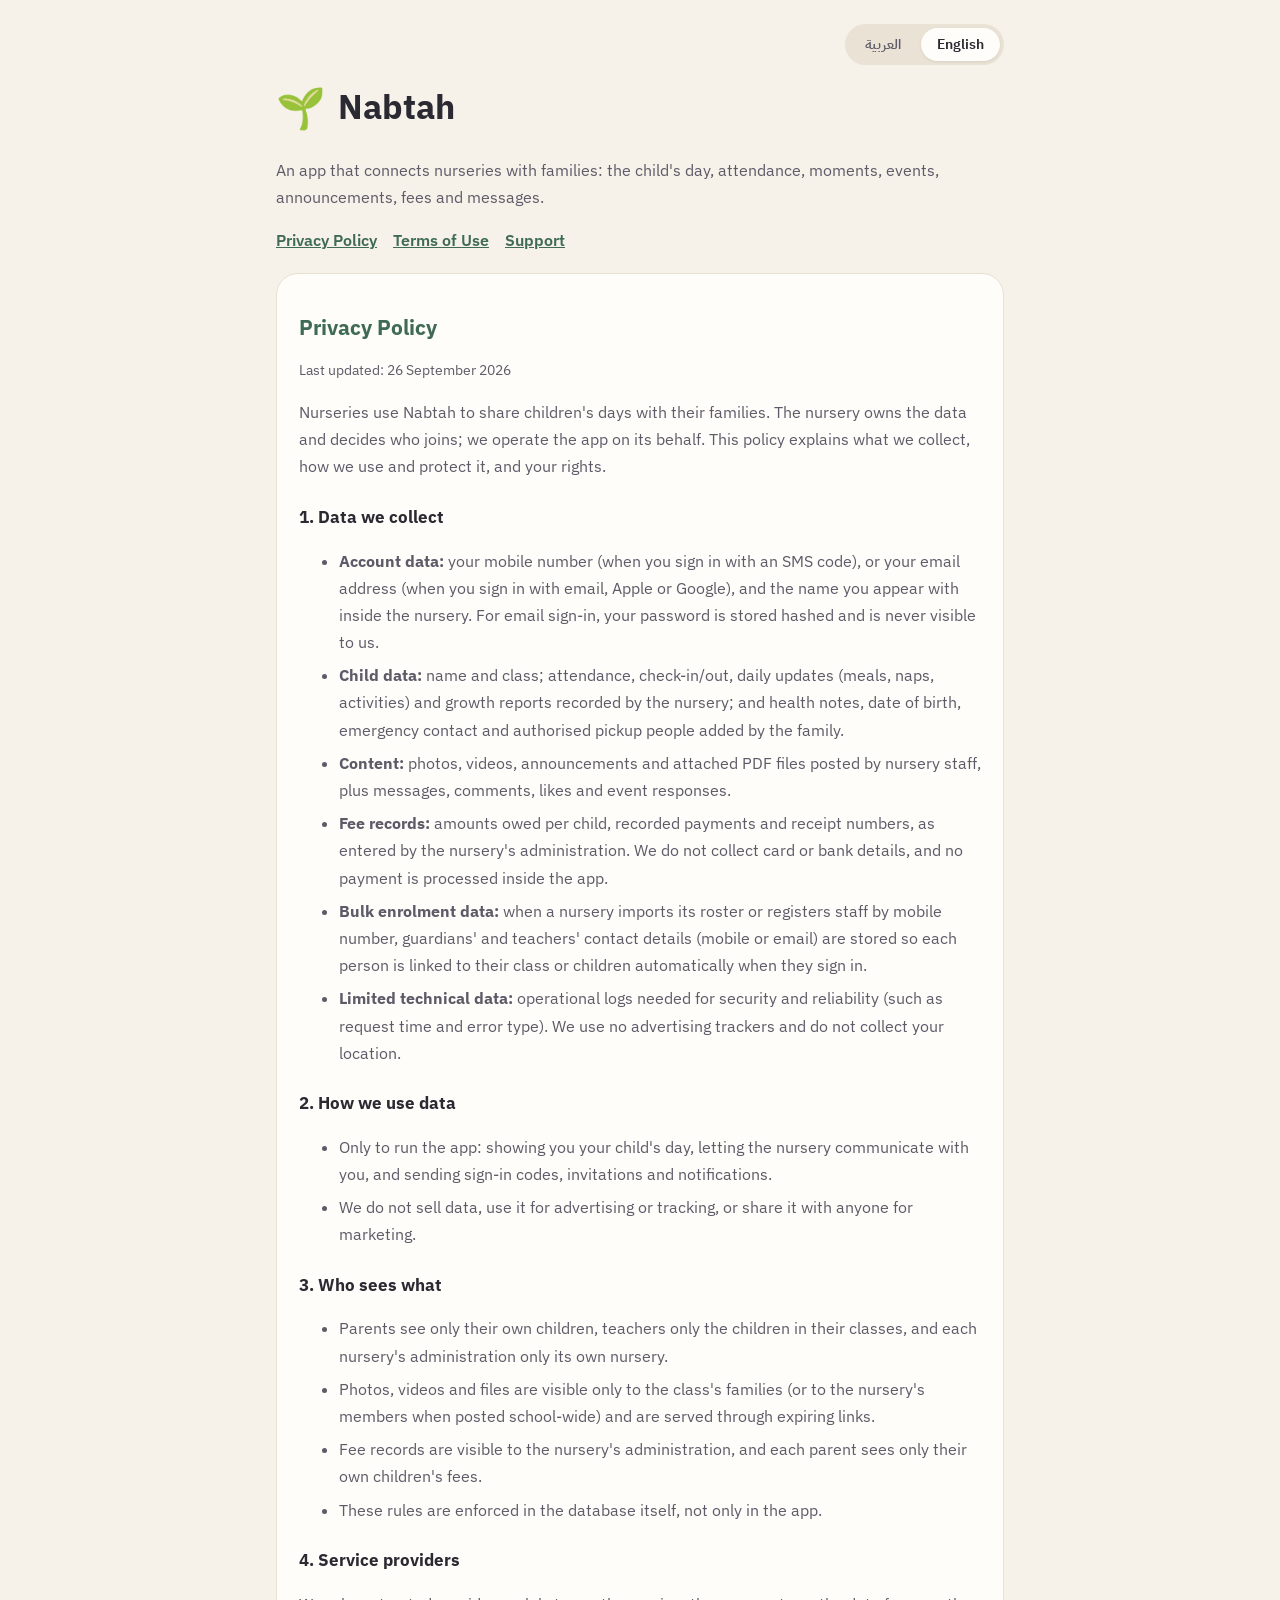
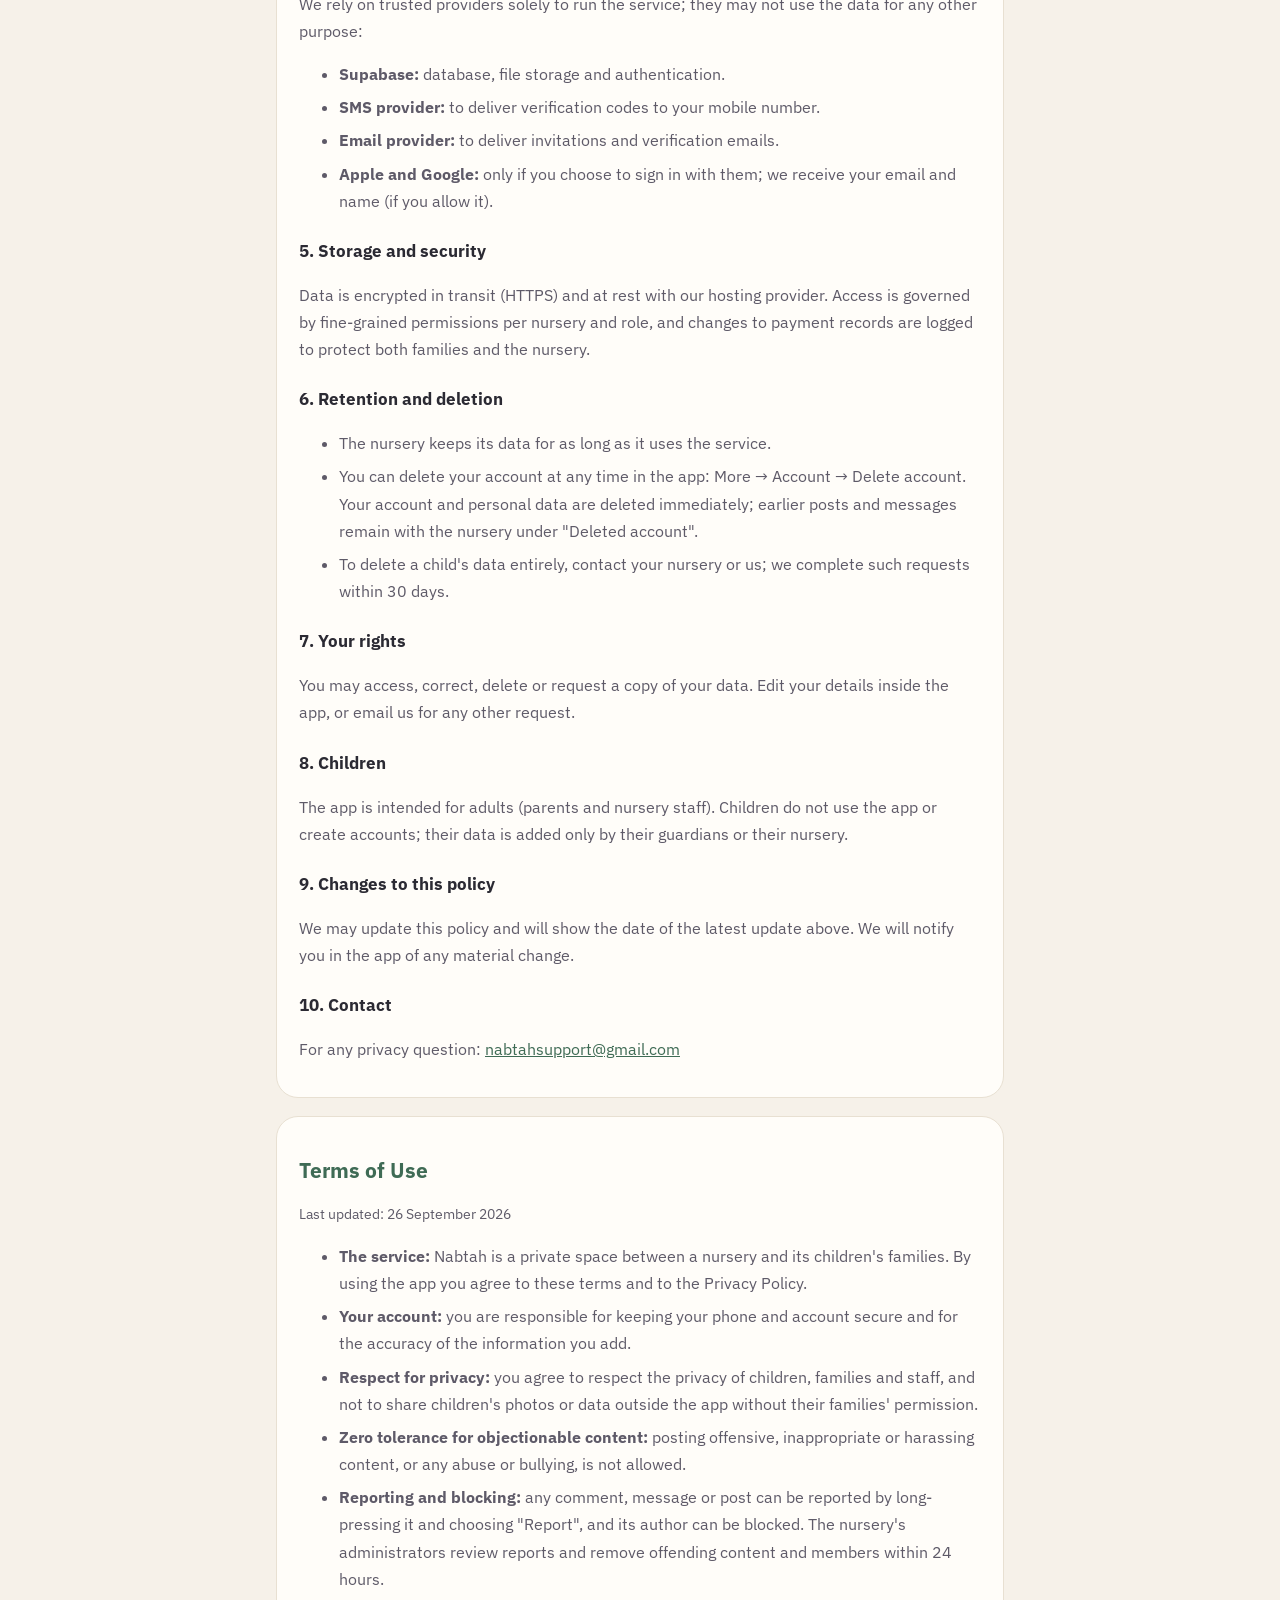
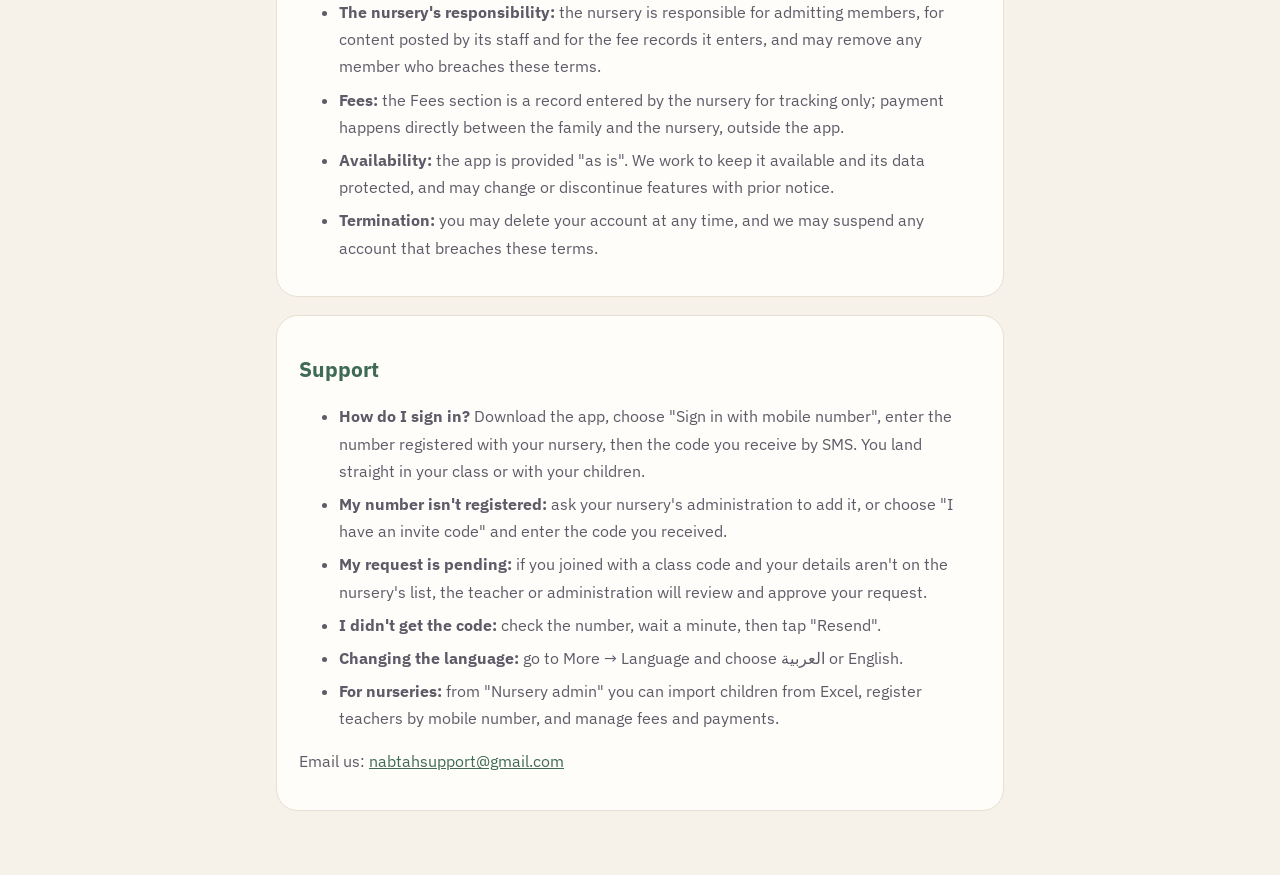
<file: privacy/index.html>
<!doctype html>
<html lang="ar" dir="rtl">
<head>
<meta charset="utf-8">
<meta name="viewport" content="width=device-width, initial-scale=1">
<title>نبته · Nabtah — الخصوصية والشروط والدعم · Privacy, Terms & Support</title>
<meta name="description" content="سياسة الخصوصية وشروط الاستخدام والدعم لتطبيق نبته · Privacy policy, terms of use and support for the Nabtah app.">
<link rel="preconnect" href="https://fonts.googleapis.com">
<link href="https://fonts.googleapis.com/css2?family=IBM+Plex+Sans+Arabic:wght@400;600;700&family=IBM+Plex+Sans:wght@400;600;700&display=swap" rel="stylesheet">
<style>
  :root { --bg:#F6F1E9; --card:#FFFDF9; --ink:#2B2A33; --ink2:#5E5A68; --line:#E8E0D2; --sage:#3F6B55; --chip:#E9E2D5; }
  @media (prefers-color-scheme: dark) { :root { --bg:#1E1C1A; --card:#2A2724; --ink:#F2EEE8; --ink2:#C9C2B8; --line:#3A3530; --sage:#8DB9A0; --chip:#3A3530; } }
  * { box-sizing: border-box; }
  body { margin:0; background:var(--bg); color:var(--ink); font-family:"IBM Plex Sans Arabic", "IBM Plex Sans", -apple-system, Tahoma, sans-serif; line-height:1.9; }
  .doc[lang="en"] { font-family:"IBM Plex Sans", -apple-system, "Segoe UI", sans-serif; line-height:1.7; }
  main { max-width:760px; margin:0 auto; padding:24px 16px 64px; }
  .top { display:flex; justify-content:flex-end; }
  .switch { display:inline-flex; background:var(--chip); border-radius:999px; padding:4px; gap:4px; }
  .switch button { border:0; background:transparent; color:var(--ink2); font:600 14px "IBM Plex Sans Arabic", "IBM Plex Sans", sans-serif; padding:6px 16px; border-radius:999px; cursor:pointer; }
  .switch button[aria-pressed="true"] { background:var(--card); color:var(--ink); box-shadow:0 1px 3px rgba(0,0,0,.08); }
  header { display:flex; align-items:center; gap:12px; margin:8px 0; }
  header span { font-size:40px; }
  h1 { font-size:34px; margin:0; }
  h2 { font-size:21px; margin:28px 0 6px; color:var(--sage); }
  h3 { font-size:17px; margin:22px 0 4px; color:var(--ink); }
  section { background:var(--card); border:1px solid var(--line); border-radius:22px; padding:8px 22px 18px; margin-top:18px; }
  p, li { color:var(--ink2); font-size:16px; }
  li { margin-bottom:6px; }
  a { color:var(--sage); }
  .muted { font-size:14px; color:var(--ink2); }
  nav { display:flex; flex-wrap:wrap; gap:6px 16px; }
  nav a { font-weight:600; }
  /* With JavaScript only the chosen language shows; without it both are readable one after the other. */
  .js .doc:not(.active) { display:none; }
</style>
<script>
  document.documentElement.classList.add('js');
  function pickLanguage() {
    const q = new URLSearchParams(location.search).get('lang');
    if (q === 'en' || q === 'ar') return q;
    if (/-en$/.test(location.hash)) return 'en';
    try { const saved = localStorage.getItem('nabta-lang'); if (saved === 'ar' || saved === 'en') return saved; } catch (e) {}
    return (navigator.language || 'ar').toLowerCase().startsWith('ar') ? 'ar' : 'en';
  }
  function setLanguage(lang, remember) {
    document.documentElement.lang = lang;
    document.documentElement.dir = lang === 'ar' ? 'rtl' : 'ltr';
    document.querySelectorAll('.doc').forEach(d => d.classList.toggle('active', d.lang === lang));
    document.querySelectorAll('.switch button').forEach(b => b.setAttribute('aria-pressed', String(b.dataset.lang === lang)));
    if (remember) { try { localStorage.setItem('nabta-lang', lang); } catch (e) {} }
  }
  addEventListener('DOMContentLoaded', () => {
    const lang = pickLanguage();
    setLanguage(lang, false);
    document.querySelectorAll('.switch button').forEach(b => b.addEventListener('click', () => setLanguage(b.dataset.lang, true)));
    // /privacy, /terms and /support open the page at their section.
    const part = location.pathname.split('/').filter(Boolean).pop();
    if (['privacy','terms','support'].includes(part) && !location.hash) {
      document.getElementById(lang === 'en' ? part + '-en' : part)?.scrollIntoView();
    }
  });
</script>
</head>
<body>
<main>
  <div class="top">
    <div class="switch" role="group" aria-label="Language / اللغة">
      <button type="button" data-lang="ar" aria-pressed="true">العربية</button>
      <button type="button" data-lang="en" aria-pressed="false">English</button>
    </div>
  </div>

  <!-- ============================== العربية ============================== -->
  <div class="doc active" lang="ar" dir="rtl">
    <header><span>🌱</span><h1>نَبتة</h1></header>
    <p>تطبيق يربط الحضانة بالأسرة: يوم الطفل، الحضور، اللحظات، الفعاليات، الإعلانات، الرسوم، والرسائل.</p>
    <nav><a href="#privacy">سياسة الخصوصية</a><a href="#terms">شروط الاستخدام</a><a href="#support">الدعم</a></nav>

    <section id="privacy">
      <h2>سياسة الخصوصية</h2>
      <p class="muted">آخر تحديث: ٢٦ سبتمبر ٢٠٢٦</p>
      <p>تستخدم الحضانات تطبيق نبته لمشاركة يوم الأطفال مع أسرهم. الحضانة هي صاحبة البيانات، وهي من يقرر من ينضم إليها، ونحن نشغّل التطبيق نيابةً عنها. توضّح هذه السياسة البيانات التي نجمعها وكيف نستخدمها ونحميها، وما هي حقوقك.</p>

      <h3>١. البيانات التي نجمعها</h3>
      <ul>
        <li><b>بيانات الحساب:</b> رقم الجوال (عند الدخول برمز SMS)، أو البريد الإلكتروني (عند الدخول بالبريد أو عبر Apple أو Google)، والاسم الذي تظهر به داخل الحضانة. عند الدخول بالبريد تُحفظ كلمة المرور مشفّرة، ولا نطّلع عليها.</li>
        <li><b>بيانات الطفل:</b> الاسم والفصل، وما تسجّله الحضانة من حضور وانصراف وتحديثات يومية (وجبات، نوم، نشاط) وتقارير نمو، وما تضيفه الأسرة من ملاحظات صحية وتاريخ ميلاد ورقم طوارئ وأسماء المفوّضين بالاستلام.</li>
        <li><b>المحتوى:</b> الصور والفيديو والإعلانات وملفات PDF المرفقة التي ينشرها طاقم الحضانة، والرسائل والتعليقات والإعجابات والردود على الفعاليات.</li>
        <li><b>بيانات الرسوم:</b> المبالغ المستحقة على كل طفل والدفعات المسجّلة وأرقام السندات، كما تُدخلها إدارة الحضانة. لا نجمع أي بيانات بطاقات أو حسابات بنكية، ولا تتم أي عملية دفع داخل التطبيق.</li>
        <li><b>بيانات التسجيل الجماعي:</b> عند استيراد الحضانة لقائمة الأطفال أو تسجيل الطاقم بأرقام جوالاتهم، تُحفظ بيانات تواصل أولياء الأمور والمعلمات (الجوال أو البريد) لربط كل شخص بفصله أو بأطفاله تلقائيًا عند دخوله.</li>
        <li><b>بيانات تقنية محدودة:</b> سجلات تشغيل ضرورية لأمان الخدمة واستقرارها (مثل وقت الطلب ونوع الخطأ). لا نستخدم أدوات تتبع إعلانية ولا نجمع موقعك الجغرافي.</li>
      </ul>

      <h3>٢. كيف نستخدم البيانات</h3>
      <ul>
        <li>لتشغيل التطبيق فقط: عرض يوم طفلك لك، وتمكين الحضانة من التواصل معك، وإرسال رموز الدخول والدعوات والتنبيهات.</li>
        <li>لا نبيع البيانات، ولا نستخدمها للإعلانات أو التتبع، ولا نشاركها مع أي طرف لأغراض تسويقية.</li>
      </ul>

      <h3>٣. من يرى ماذا</h3>
      <ul>
        <li>ولي الأمر يرى أطفاله فقط، والمعلمة ترى أطفال فصولها فقط، وإدارة الحضانة ترى حضانتها فقط.</li>
        <li>الصور والفيديو والملفات خاصة بأسر الفصل (أو بأعضاء الحضانة عند نشرها للجميع)، وتُعرض بروابط مؤقتة تنتهي صلاحيتها.</li>
        <li>بيانات الرسوم تراها إدارة الحضانة، وولي الأمر يرى رسوم أطفاله فقط.</li>
        <li>هذه القيود مطبّقة في قاعدة البيانات نفسها، لا في التطبيق فقط.</li>
      </ul>

      <h3>٤. مزوّدو الخدمة</h3>
      <p>نستعين بمزوّدين موثوقين لتشغيل الخدمة فقط، ولا يحق لهم استخدام البيانات لأي غرض آخر:</p>
      <ul>
        <li><b>Supabase:</b> قاعدة البيانات وتخزين الملفات وتسجيل الدخول.</li>
        <li><b>مزوّد رسائل SMS:</b> لإرسال رموز التحقق إلى رقم جوالك.</li>
        <li><b>مزوّد بريد إلكتروني:</b> لإرسال الدعوات ورسائل التحقق.</li>
        <li><b>Apple و Google:</b> عند اختيارك الدخول بحسابهما فقط؛ نستلم منهما بريدك واسمك (إن سمحت بذلك).</li>
      </ul>

      <h3>٥. التخزين والحماية</h3>
      <p>تُنقل البيانات مشفّرة (HTTPS)، وتُخزّن مشفّرة لدى مزوّد الخدمة. الوصول محكوم بصلاحيات دقيقة لكل حضانة ودور، ويُحتفظ بسجل لتعديلات الدفعات لحماية الأسر والحضانة.</p>

      <h3>٦. مدة الاحتفاظ والحذف</h3>
      <ul>
        <li>تحتفظ الحضانة بالبيانات طوال مدة استخدامها للخدمة.</li>
        <li>تقدر تحذف حسابك في أي وقت من التطبيق: المزيد ← الحساب ← حذف الحساب. يُحذف حسابك وبياناتك الشخصية فورًا، وتبقى المنشورات والرسائل السابقة لدى الحضانة باسم «حساب محذوف».</li>
        <li>لحذف بيانات طفل كاملة تواصل مع حضانتك أو معنا، وننفّذ الطلب خلال ٣٠ يومًا.</li>
      </ul>

      <h3>٧. حقوقك</h3>
      <p>لك حق الاطلاع على بياناتك وتصحيحها وطلب حذفها أو الحصول على نسخة منها. عدّل بياناتك من داخل التطبيق، أو راسلنا لأي طلب آخر.</p>

      <h3>٨. الأطفال</h3>
      <p>التطبيق موجّه للبالغين (أولياء الأمور وطاقم الحضانة). الأطفال لا يستخدمون التطبيق ولا ينشئون حسابات، وبياناتهم يضيفها أولياؤهم أو حضانتهم فقط.</p>

      <h3>٩. التغييرات على السياسة</h3>
      <p>قد نحدّث هذه السياسة، ونوضّح تاريخ آخر تحديث أعلاه. عند أي تغيير جوهري نبلغك داخل التطبيق.</p>

      <h3>١٠. التواصل</h3>
      <p>لأي سؤال عن الخصوصية: <a href="mailto:nabtahsupport@gmail.com">nabtahsupport@gmail.com</a></p>
    </section>

    <section id="terms">
      <h2>شروط الاستخدام</h2>
      <p class="muted">آخر تحديث: ٢٦ سبتمبر ٢٠٢٦</p>
      <ul>
        <li><b>الخدمة:</b> نبته مساحة خاصة بين الحضانة وأسر أطفالها. باستخدامك التطبيق توافق على هذه الشروط وعلى سياسة الخصوصية.</li>
        <li><b>الحساب:</b> أنت مسؤول عن الحفاظ على جوالك وحسابك، وعن صحة البيانات التي تضيفها.</li>
        <li><b>احترام الخصوصية:</b> توافق على احترام خصوصية الأطفال والأسر والطاقم، وعدم مشاركة صور الأطفال أو بياناتهم خارج التطبيق دون إذن أسرهم.</li>
        <li><b>لا تسامح مع المحتوى المسيء:</b> يُمنع نشر أي محتوى مسيء أو غير لائق أو مزعج، أو أي إساءة أو تنمّر أو تحرّش.</li>
        <li><b>البلاغات والحظر:</b> تقدر تبلّغ عن أي تعليق أو رسالة أو منشور بالضغط المطوّل عليه واختيار «إبلاغ»، أو تحظر كاتبه. تراجع إدارة الحضانة البلاغات وتحذف المحتوى المخالف وتزيل أصحابه خلال ٢٤ ساعة.</li>
        <li><b>مسؤولية الحضانة:</b> الحضانة مسؤولة عن قبول الأعضاء وعن المحتوى الذي ينشره طاقمها وعن بيانات الرسوم التي تسجّلها، ولها إزالة أي عضو يخالف هذه الشروط.</li>
        <li><b>الرسوم:</b> ما يظهر في قسم الرسوم سجل تُدخله الحضانة للمتابعة فقط؛ الدفع يتم مباشرة بين الأسرة والحضانة خارج التطبيق.</li>
        <li><b>التوفر:</b> التطبيق مقدّم «كما هو»، ونعمل على توفره وحماية بياناته قدر الإمكان، وقد نحدّث المزايا أو نوقفها مع إشعار مسبق.</li>
        <li><b>إنهاء الاستخدام:</b> تقدر تحذف حسابك في أي وقت، ولنا إيقاف أي حساب يخالف هذه الشروط.</li>
      </ul>
    </section>

    <section id="support">
      <h2>الدعم</h2>
      <ul>
        <li><b>كيف أدخل؟</b> حمّل التطبيق واختر «الدخول برقم الجوال»، واكتب الرقم المسجّل عند الحضانة، ثم الرمز الذي يصلك برسالة. تدخل مباشرة إلى فصلك أو أطفالك.</li>
        <li><b>رقمي غير مسجّل:</b> تواصل مع إدارة الحضانة لتضيف رقمك، أو اختر «عندي رمز دعوة» واكتب الرمز الذي وصلك.</li>
        <li><b>طلبي بانتظار الموافقة:</b> إذا انضممت برمز الفصل وبياناتك غير مسجّلة عند الحضانة، تراجع المعلمة أو الإدارة طلبك وتوافق عليه.</li>
        <li><b>ما وصلني الرمز:</b> تأكد من الرقم، وانتظر دقيقة ثم اضغط «إعادة الإرسال».</li>
        <li><b>تغيير اللغة:</b> من المزيد ← اللغة، اختر العربية أو English.</li>
        <li><b>للحضانات:</b> من «إدارة الحضانة» تقدر تستورد الأطفال من Excel، وتسجّل المعلمات بأرقام جوالاتهن، وتدير الرسوم والدفعات.</li>
      </ul>
      <p>راسلنا: <a href="mailto:nabtahsupport@gmail.com">nabtahsupport@gmail.com</a></p>
    </section>
  </div>

  <!-- ============================== English ============================== -->
  <div class="doc" lang="en" dir="ltr">
    <header><span>🌱</span><h1>Nabtah</h1></header>
    <p>An app that connects nurseries with families: the child's day, attendance, moments, events, announcements, fees and messages.</p>
    <nav><a href="#privacy-en">Privacy Policy</a><a href="#terms-en">Terms of Use</a><a href="#support-en">Support</a></nav>

    <section id="privacy-en">
      <h2>Privacy Policy</h2>
      <p class="muted">Last updated: 26 September 2026</p>
      <p>Nurseries use Nabtah to share children's days with their families. The nursery owns the data and decides who joins; we operate the app on its behalf. This policy explains what we collect, how we use and protect it, and your rights.</p>

      <h3>1. Data we collect</h3>
      <ul>
        <li><b>Account data:</b> your mobile number (when you sign in with an SMS code), or your email address (when you sign in with email, Apple or Google), and the name you appear with inside the nursery. For email sign-in, your password is stored hashed and is never visible to us.</li>
        <li><b>Child data:</b> name and class; attendance, check-in/out, daily updates (meals, naps, activities) and growth reports recorded by the nursery; and health notes, date of birth, emergency contact and authorised pickup people added by the family.</li>
        <li><b>Content:</b> photos, videos, announcements and attached PDF files posted by nursery staff, plus messages, comments, likes and event responses.</li>
        <li><b>Fee records:</b> amounts owed per child, recorded payments and receipt numbers, as entered by the nursery's administration. We do not collect card or bank details, and no payment is processed inside the app.</li>
        <li><b>Bulk enrolment data:</b> when a nursery imports its roster or registers staff by mobile number, guardians' and teachers' contact details (mobile or email) are stored so each person is linked to their class or children automatically when they sign in.</li>
        <li><b>Limited technical data:</b> operational logs needed for security and reliability (such as request time and error type). We use no advertising trackers and do not collect your location.</li>
      </ul>

      <h3>2. How we use data</h3>
      <ul>
        <li>Only to run the app: showing you your child's day, letting the nursery communicate with you, and sending sign-in codes, invitations and notifications.</li>
        <li>We do not sell data, use it for advertising or tracking, or share it with anyone for marketing.</li>
      </ul>

      <h3>3. Who sees what</h3>
      <ul>
        <li>Parents see only their own children, teachers only the children in their classes, and each nursery's administration only its own nursery.</li>
        <li>Photos, videos and files are visible only to the class's families (or to the nursery's members when posted school-wide) and are served through expiring links.</li>
        <li>Fee records are visible to the nursery's administration, and each parent sees only their own children's fees.</li>
        <li>These rules are enforced in the database itself, not only in the app.</li>
      </ul>

      <h3>4. Service providers</h3>
      <p>We rely on trusted providers solely to run the service; they may not use the data for any other purpose:</p>
      <ul>
        <li><b>Supabase:</b> database, file storage and authentication.</li>
        <li><b>SMS provider:</b> to deliver verification codes to your mobile number.</li>
        <li><b>Email provider:</b> to deliver invitations and verification emails.</li>
        <li><b>Apple and Google:</b> only if you choose to sign in with them; we receive your email and name (if you allow it).</li>
      </ul>

      <h3>5. Storage and security</h3>
      <p>Data is encrypted in transit (HTTPS) and at rest with our hosting provider. Access is governed by fine-grained permissions per nursery and role, and changes to payment records are logged to protect both families and the nursery.</p>

      <h3>6. Retention and deletion</h3>
      <ul>
        <li>The nursery keeps its data for as long as it uses the service.</li>
        <li>You can delete your account at any time in the app: More → Account → Delete account. Your account and personal data are deleted immediately; earlier posts and messages remain with the nursery under "Deleted account".</li>
        <li>To delete a child's data entirely, contact your nursery or us; we complete such requests within 30 days.</li>
      </ul>

      <h3>7. Your rights</h3>
      <p>You may access, correct, delete or request a copy of your data. Edit your details inside the app, or email us for any other request.</p>

      <h3>8. Children</h3>
      <p>The app is intended for adults (parents and nursery staff). Children do not use the app or create accounts; their data is added only by their guardians or their nursery.</p>

      <h3>9. Changes to this policy</h3>
      <p>We may update this policy and will show the date of the latest update above. We will notify you in the app of any material change.</p>

      <h3>10. Contact</h3>
      <p>For any privacy question: <a href="mailto:nabtahsupport@gmail.com">nabtahsupport@gmail.com</a></p>
    </section>

    <section id="terms-en">
      <h2>Terms of Use</h2>
      <p class="muted">Last updated: 26 September 2026</p>
      <ul>
        <li><b>The service:</b> Nabtah is a private space between a nursery and its children's families. By using the app you agree to these terms and to the Privacy Policy.</li>
        <li><b>Your account:</b> you are responsible for keeping your phone and account secure and for the accuracy of the information you add.</li>
        <li><b>Respect for privacy:</b> you agree to respect the privacy of children, families and staff, and not to share children's photos or data outside the app without their families' permission.</li>
        <li><b>Zero tolerance for objectionable content:</b> posting offensive, inappropriate or harassing content, or any abuse or bullying, is not allowed.</li>
        <li><b>Reporting and blocking:</b> any comment, message or post can be reported by long-pressing it and choosing "Report", and its author can be blocked. The nursery's administrators review reports and remove offending content and members within 24 hours.</li>
        <li><b>The nursery's responsibility:</b> the nursery is responsible for admitting members, for content posted by its staff and for the fee records it enters, and may remove any member who breaches these terms.</li>
        <li><b>Fees:</b> the Fees section is a record entered by the nursery for tracking only; payment happens directly between the family and the nursery, outside the app.</li>
        <li><b>Availability:</b> the app is provided "as is". We work to keep it available and its data protected, and may change or discontinue features with prior notice.</li>
        <li><b>Termination:</b> you may delete your account at any time, and we may suspend any account that breaches these terms.</li>
      </ul>
    </section>

    <section id="support-en">
      <h2>Support</h2>
      <ul>
        <li><b>How do I sign in?</b> Download the app, choose "Sign in with mobile number", enter the number registered with your nursery, then the code you receive by SMS. You land straight in your class or with your children.</li>
        <li><b>My number isn't registered:</b> ask your nursery's administration to add it, or choose "I have an invite code" and enter the code you received.</li>
        <li><b>My request is pending:</b> if you joined with a class code and your details aren't on the nursery's list, the teacher or administration will review and approve your request.</li>
        <li><b>I didn't get the code:</b> check the number, wait a minute, then tap "Resend".</li>
        <li><b>Changing the language:</b> go to More → Language and choose العربية or English.</li>
        <li><b>For nurseries:</b> from "Nursery admin" you can import children from Excel, register teachers by mobile number, and manage fees and payments.</li>
      </ul>
      <p>Email us: <a href="mailto:nabtahsupport@gmail.com">nabtahsupport@gmail.com</a></p>
    </section>
  </div>
</main>
</body>
</html>
</file>
<file: admin/assets/index-C6pmsV6S.css>
@font-face{font-family:Plex;src:url(/admin/fonts/plex-regular.ttf) format("truetype");font-weight:400;font-display:swap}@font-face{font-family:Plex;src:url(/admin/fonts/plex-medium.ttf) format("truetype");font-weight:500;font-display:swap}@font-face{font-family:Plex;src:url(/admin/fonts/plex-semibold.ttf) format("truetype");font-weight:600;font-display:swap}@font-face{font-family:Plex;src:url(/admin/fonts/plex-bold.ttf) format("truetype");font-weight:700;font-display:swap}:root{--sand: #F6F1E9;--sand2: #EFE7DA;--paper: #FFFDF9;--ink: #2B2A33;--ink2: #5E5A68;--muted: #8A8492;--line: rgba(43,42,51,.14);--line2: rgba(43,42,51,.22);--sage: #7FA38A;--sageD: #3F6A52;--sageL: #DDE9E0;--coral: #E9826B;--coralD: #9A3F2A;--coralL: #FADCD3;--sun: #F2C265;--sunD: #7A5208;--sunL: #FBEBC6;--sky: #8FB8D8;--skyD: #2F5F87;--skyL: #DCEAF4;--ch: 12px;--e-mask: cubic-bezier(.16,1,.3,1);--e-soft: cubic-bezier(.22,.61,.36,1);--e-line: cubic-bezier(.65,0,.35,1);color-scheme:light}*{box-sizing:border-box}html,body,#root{height:100%}body{margin:0;color:var(--ink);font:15px/1.6 Plex,system-ui,sans-serif;-webkit-font-smoothing:antialiased;background:radial-gradient(ellipse 60% 50% at 70% 0%,rgba(221,233,224,.7),transparent 70%),radial-gradient(circle at 0% 100%,rgba(250,220,211,.45),transparent 30%),var(--sand);background-attachment:fixed}body:after{content:"";position:fixed;top:0;right:0;bottom:0;left:0;pointer-events:none;opacity:.3;mix-blend-mode:multiply;z-index:0;background-image:url("data:image/svg+xml,%3Csvg xmlns='http://www.w3.org/2000/svg' width='160' height='160'%3E%3Cfilter id='n'%3E%3CfeTurbulence type='fractalNoise' baseFrequency='.9' numOctaves='2' stitchTiles='stitch'/%3E%3CfeColorMatrix values='0 0 0 0 .55 0 0 0 0 .5 0 0 0 0 .45 0 0 0 .18 0'/%3E%3C/filter%3E%3Crect width='100%25' height='100%25' filter='url(%23n)'/%3E%3C/svg%3E")}#root{position:relative;z-index:1}button,input,select{font:inherit;color:inherit}button{cursor:pointer}:focus-visible{outline:1.5px solid var(--sageD);outline-offset:3px}.t{display:inline-block;white-space:pre}.ltr{direction:ltr;unicode-bidi:isolate;font-variant-numeric:tabular-nums}.cut{clip-path:polygon(var(--ch) 0,100% 0,100% calc(100% - var(--ch)),calc(100% - var(--ch)) 100%,0 100%,0 var(--ch))}.cut-tl{clip-path:polygon(var(--ch) 0,100% 0,100% 100%,0 100%,0 var(--ch))}.frame{position:fixed;top:18px;right:18px;bottom:18px;left:18px;pointer-events:none;z-index:2}.frame i{position:absolute;background:var(--line)}.frame .t1{top:0;left:22px;right:22px;height:1px}.frame .b1{bottom:0;left:22px;right:22px;height:1px}.frame .l1{left:0;top:22px;bottom:22px;width:1px}.frame .r1{right:0;top:22px;bottom:22px;width:1px}.frame b{position:absolute;width:22px;height:22px}.frame .c1{top:0;left:0;background:linear-gradient(to bottom right,transparent calc(50% - .6px),var(--line) calc(50% - .6px),var(--line) calc(50% + .6px),transparent calc(50% + .6px))}.frame .c2{bottom:0;right:0;background:linear-gradient(to bottom right,transparent calc(50% - .6px),var(--line) calc(50% - .6px),var(--line) calc(50% + .6px),transparent calc(50% + .6px))}.frame .c3{top:0;right:0;background:linear-gradient(to bottom left,transparent calc(50% - .6px),var(--line) calc(50% - .6px),var(--line) calc(50% + .6px),transparent calc(50% + .6px))}.frame .c4{bottom:0;left:0;background:linear-gradient(to bottom left,transparent calc(50% - .6px),var(--line) calc(50% - .6px),var(--line) calc(50% + .6px),transparent calc(50% + .6px))}.shell{display:grid;grid-template-columns:240px 1fr;min-height:100%;padding:18px}.side{position:sticky;top:18px;height:calc(100vh - 36px);padding:26px 26px 26px 18px;display:flex;flex-direction:column;border-inline-end:1px solid var(--line)}.brand{display:flex;align-items:center;gap:10px;text-decoration:none;color:var(--ink);margin-bottom:34px}.brand img{width:30px;height:30px;border-radius:8px}.brand b{font-size:22px;line-height:1}.brand small{display:block;color:var(--muted);font-size:11.5px;font-weight:600;letter-spacing:.3px;margin-top:4px}.rail{list-style:none;margin:0;padding:0 14px 0 0;display:grid;gap:4px}.rail button{position:relative;width:100%;text-align:start;background:none;border:0;padding:9px 0;min-height:40px;font-size:14px;font-weight:600;color:#2b2a336b;transition:color .3s ease}.rail button:hover,.rail button.on{color:var(--ink)}.rail button.on:before{content:"";position:absolute;right:-14px;top:50%;width:6px;height:7px;background:var(--sageD);transform:translateY(-50%);animation:markIn .42s var(--e-soft) both}.side .spacer{flex:1}.school{border-top:1px solid var(--line);padding-top:16px;font-size:13px;color:var(--ink2)}.school b{display:block;color:var(--ink);font-size:14px}.school select{width:100%;border:1px solid var(--line);background:var(--paper);padding:8px 10px;margin-bottom:6px;font-weight:600}.main{padding:34px 44px 70px;max-width:1360px;width:100%}.head{display:flex;align-items:flex-end;justify-content:space-between;gap:16px;margin-bottom:26px;flex-wrap:wrap;padding-bottom:18px;border-bottom:1px solid var(--line)}.head h1{margin:0;font-size:32px;line-height:1.25;font-weight:700}.head p{margin:4px 0 0;color:var(--ink2)}.reveal{animation:settle .55s var(--e-soft) both}.grid{display:grid;gap:14px}.stats{grid-template-columns:repeat(auto-fill,minmax(200px,1fr))}.card{position:relative;background:#fffdf9d1;border:1px solid var(--line);clip-path:polygon(14px 0,100% 0,100% calc(100% - 14px),calc(100% - 14px) 100%,0 100%,0 14px)}.stat{padding:18px 20px;text-align:start;border:1px solid var(--line)}.stat .k{color:var(--ink2);font-size:13px;font-weight:600}.stat .v{font-size:34px;font-weight:700;line-height:1.2;margin-top:6px;font-variant-numeric:tabular-nums}.stat .s{color:var(--muted);font-size:12.5px}.stat.sage{background:var(--sageL)}.stat.sage .v{color:var(--sageD)}.stat.sun{background:var(--sunL)}.stat.sun .v{color:var(--sunD)}.stat.coral{background:var(--coralL)}.stat.coral .v{color:var(--coralD)}.stat.sky{background:var(--skyL)}.stat.sky .v{color:var(--skyD)}button.stat{cursor:pointer;transition:transform .2s var(--e-soft)}button.stat:hover:not(:disabled){transform:translateY(-2px)}button.stat:disabled{cursor:default}.section{margin-top:30px}.section h2{font-size:13px;letter-spacing:.4px;color:var(--ink2);margin:0 0 12px;font-weight:700}.bar{height:8px;background:var(--sand2);overflow:hidden;display:flex}.bar i{display:block;height:100%;transition:width .8s var(--e-mask)}.toolbar{display:flex;gap:10px;align-items:center;flex-wrap:wrap;padding:14px;border-bottom:1px solid var(--line)}.search{flex:1;min-width:200px;height:42px;border:1px solid var(--line);padding:0 14px;background:var(--paper)}.chips{display:flex;gap:6px;flex-wrap:wrap}.chip{border:1px solid var(--line);background:var(--paper);padding:6px 14px;font-size:13px;font-weight:600;min-height:36px;color:var(--ink2);transition:background .25s,color .25s}.chip:hover{color:var(--ink)}.chip.on{background:var(--ink);color:var(--sand);border-color:var(--ink)}table{width:100%;border-collapse:collapse}th{text-align:start;font-size:12px;color:var(--muted);font-weight:700;padding:12px 16px;border-bottom:1px solid var(--line);letter-spacing:.3px}td{padding:12px 16px;border-bottom:1px solid var(--line);vertical-align:middle}tr:last-child td{border-bottom:0}tbody tr{transition:background .2s}tbody tr:hover{background:#efe7da8c}.empty{padding:48px 20px;text-align:center;color:var(--muted)}.tag{display:inline-flex;align-items:center;gap:6px;padding:3px 10px;font-size:12px;font-weight:700;white-space:nowrap}.tag.sage{background:var(--sageL);color:var(--sageD)}.tag.sun{background:var(--sunL);color:var(--sunD)}.tag.coral{background:var(--coralL);color:var(--coralD)}.tag.gray{background:var(--sand2);color:var(--ink2)}.btn{border:0;padding:0 20px;min-height:44px;font-weight:600;background:var(--ink);color:var(--sand);display:inline-flex;align-items:center;justify-content:center;gap:8px;transition:background .25s;clip-path:polygon(10px 0,100% 0,100% calc(100% - 10px),calc(100% - 10px) 100%,0 100%,0 10px)}.btn:hover:not(:disabled){background:#3d3b47}.btn:disabled{opacity:.45;cursor:default}.btn .ico{width:7px;height:11px;fill:var(--sun)}.btn.ghost{background:var(--sand2);color:var(--ink)}.btn.ghost:hover:not(:disabled){background:#e6dccb}.btn.danger{background:var(--coralL);color:var(--coralD)}.btn.sm{min-height:34px;padding:0 12px;font-size:13px;clip-path:polygon(7px 0,100% 0,100% calc(100% - 7px),calc(100% - 7px) 100%,0 100%,0 7px)}.link{border:0;background:none;color:var(--sageD);font-weight:600;padding:6px 0}label.f{display:grid;gap:6px;font-size:13px;font-weight:600;color:var(--ink2)}.input{height:46px;border:1px solid var(--line2);padding:0 14px;background:var(--paper);width:100%}.err{color:var(--coralD);font-size:13.5px;font-weight:600}.phone{display:flex;align-items:center;gap:12px;border:1px solid var(--line2);padding:0 16px;height:54px;direction:ltr;background:var(--paper)}.phone span{color:var(--ink2);font-weight:600;font-size:16px}.phone i{width:1px;height:24px;background:var(--line2)}.phone input{border:0;outline:none;flex:1;min-width:0;font-size:20px;font-weight:600;background:transparent;letter-spacing:.5px}.scrim{position:fixed;top:0;right:0;bottom:0;left:0;background:#2b2a3347;display:grid;place-items:center;padding:16px;z-index:10;animation:fadeIn .18s ease-out}.dialog{width:min(470px,100%);background:var(--paper);padding:26px;display:grid;gap:14px;border:1px solid var(--line);clip-path:polygon(18px 0,100% 0,100% calc(100% - 18px),calc(100% - 18px) 100%,0 100%,0 18px);animation:settle .28s var(--e-soft)}.dialog h3{margin:0;font-size:21px}.dialog .row{display:flex;gap:10px;justify-content:flex-end;margin-top:6px}.login{min-height:100%;display:grid;place-items:center;padding:40px 24px}.login form{width:min(420px,100%);display:grid;gap:16px;text-align:center}.login .plant{width:170px;height:170px;margin:0 auto -6px;position:relative}.login .plant img{position:absolute;top:0;right:0;bottom:0;left:0;width:100%;height:100%}.login .plant .lf{transform-origin:50% 60%;animation:sway 6s ease-in-out infinite}.login .plant .fl{transform-origin:50% 34%;animation:nod 5s ease-in-out infinite}.login h1{margin:0;font-size:30px}.login p{margin:0;color:var(--ink2)}.login .btn{min-height:52px;font-size:16px}.code{text-align:center;letter-spacing:16px;font-size:28px;font-weight:700;direction:ltr;height:58px}.login .note{font-size:12.5px;color:var(--muted)}@keyframes fadeIn{0%{opacity:0}}@keyframes settle{0%{opacity:0;transform:translateY(7px)}}@keyframes markIn{0%{transform:translateY(-50%) scaleX(0)}}@keyframes drawX{0%{transform:scaleX(0)}}@keyframes drawY{0%{transform:scaleY(0)}}@keyframes sway{50%{transform:rotate(-2deg)}}@keyframes nod{50%{transform:rotate(1.6deg) translateY(-1%)}}.frame .t1{transform-origin:right;animation:drawX .5s var(--e-line) .04s both}.frame .r1{transform-origin:top;animation:drawY .5s var(--e-line) .04s both}.frame .b1{transform-origin:left;animation:drawX .5s var(--e-line) .2s both}.frame .l1{transform-origin:bottom;animation:drawY .5s var(--e-line) .2s both}.frame b{animation:fadeIn .3s linear .55s both}@media (max-width: 900px){.shell{grid-template-columns:1fr;padding:12px}.side{position:static;height:auto;border-inline-end:0;border-bottom:1px solid var(--line);padding:16px 12px}.brand{margin-bottom:12px}.rail{display:flex;flex-wrap:wrap;gap:4px 18px;padding:0}.rail button{width:auto}.rail button.on:before{display:none}.rail button.on{color:var(--sageD)}.side .spacer{display:none}.school{margin-top:10px}.main{padding:22px 12px 48px}.hide-sm{display:none}.frame{top:8px;right:8px;bottom:8px;left:8px}}@media (prefers-reduced-motion: reduce){*{animation:none!important;transition:none!important}}
</file>
